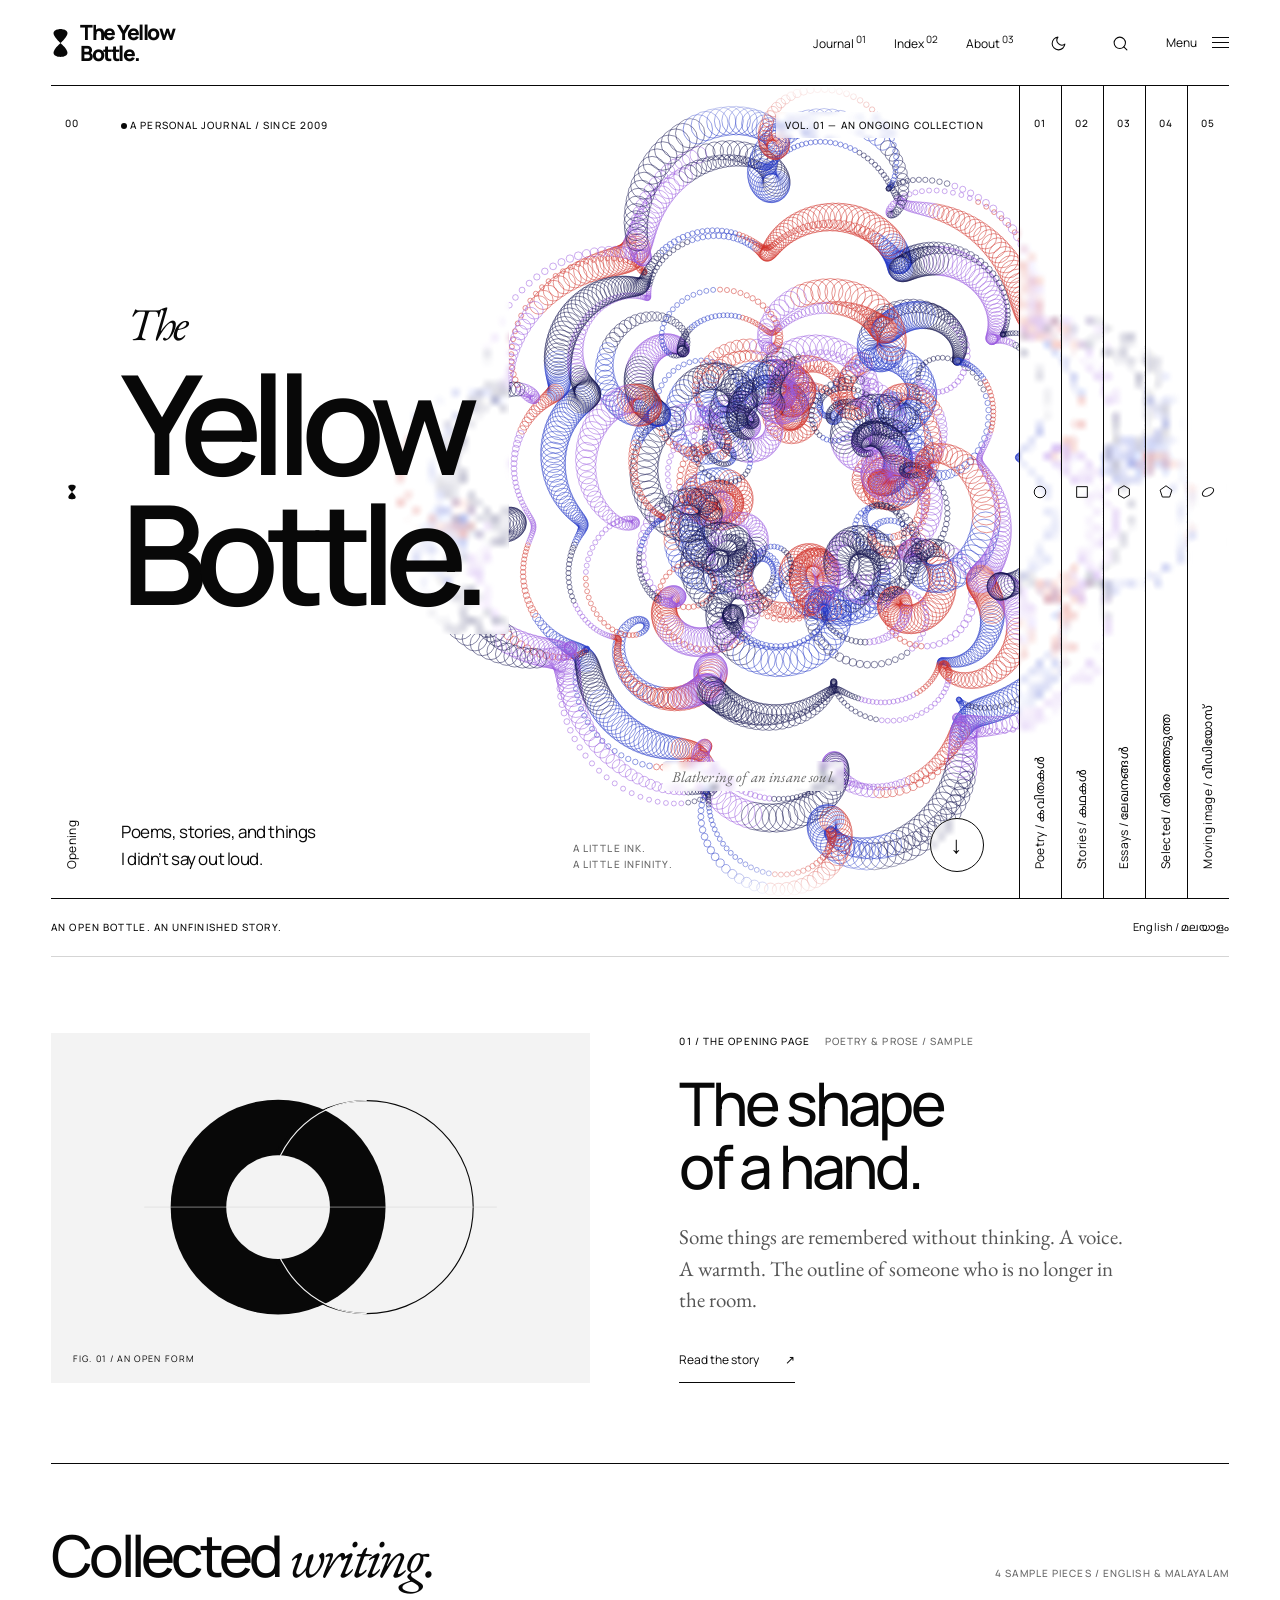
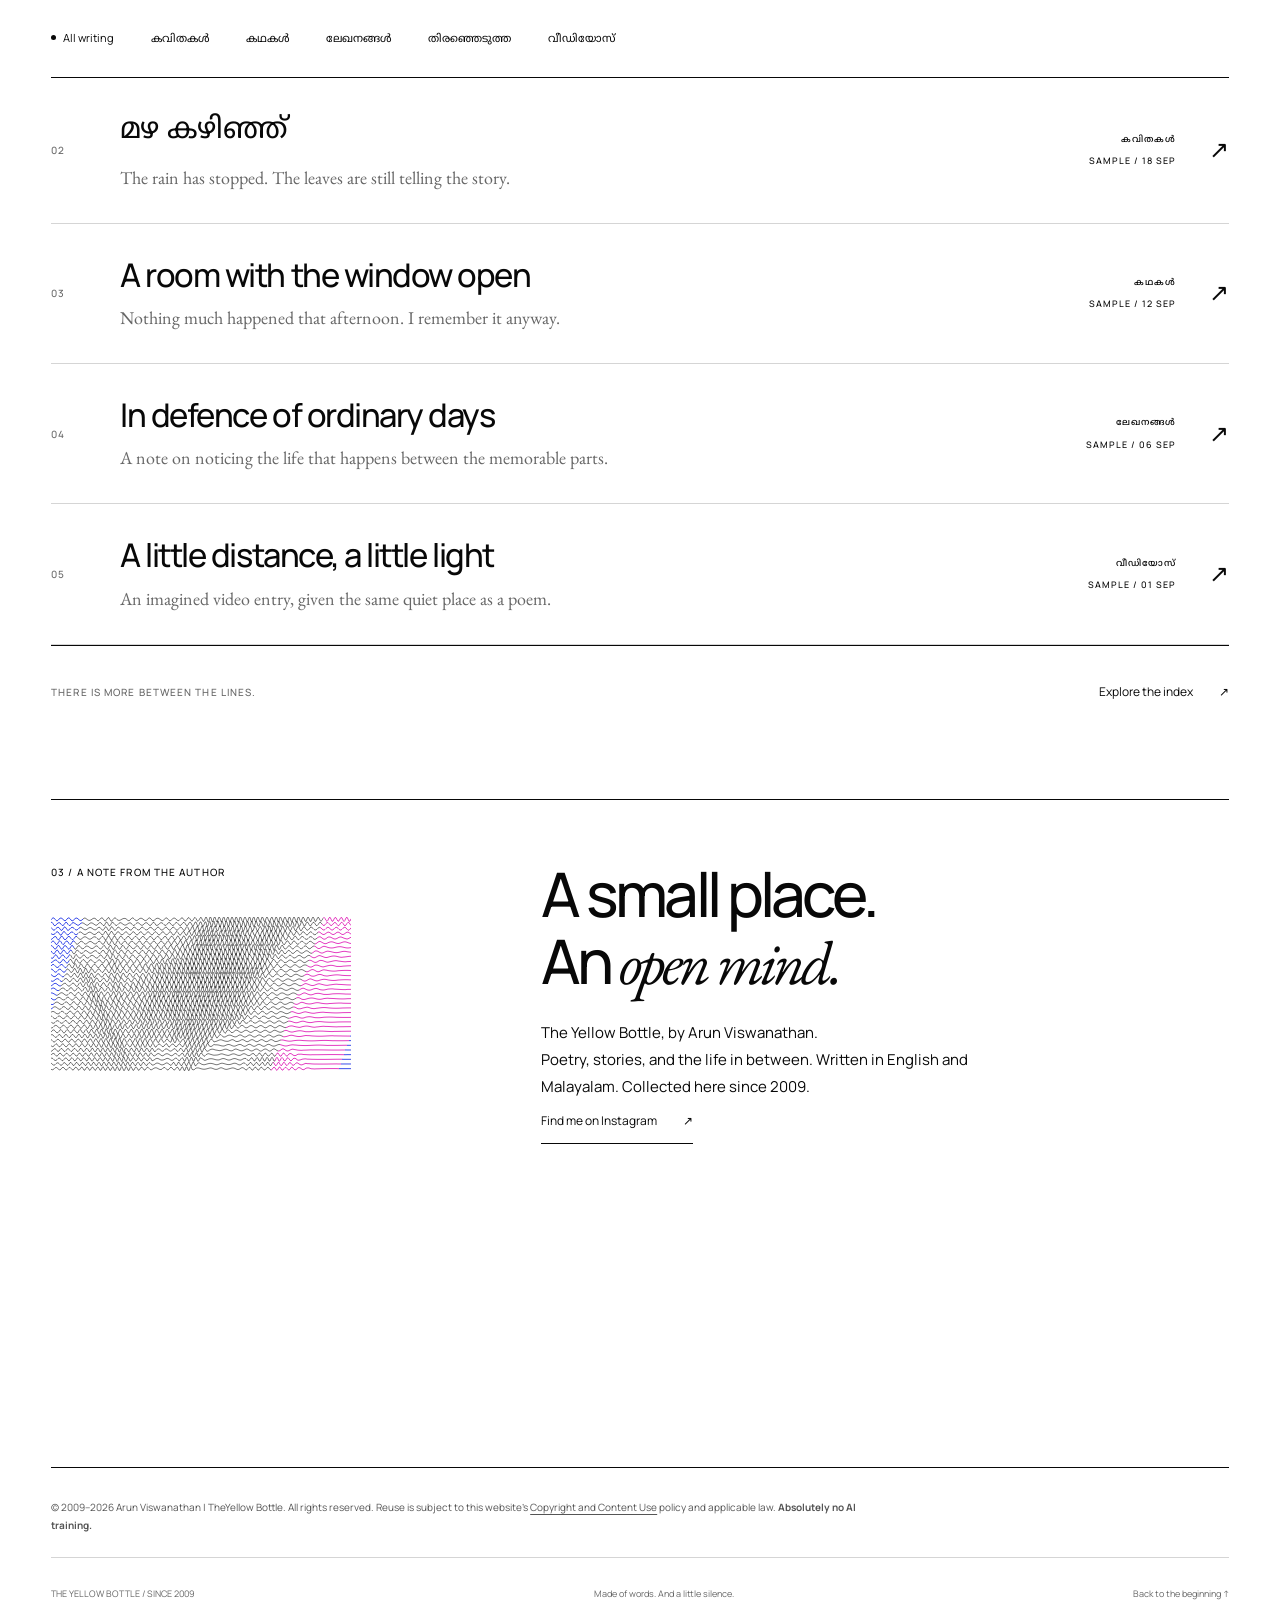
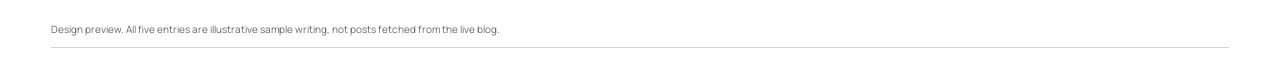
<file: index.html>
<!doctype html>
<html lang="en"><head><meta charset="utf-8"/><script>document.documentElement.classList.add('js');try{var t=localStorage.getItem('tyb-theme');if(t==='light'||t==='dark')document.documentElement.setAttribute('data-theme',t);}catch(e){}</script><meta name="viewport" content="width=device-width, initial-scale=1"/><meta name="description" content="The Yellow Bottle — a white and black editorial design preview. All article content is illustrative."/><title>The Yellow Bottle — Black &amp; White / Preview</title><!--
COPYRIGHT AND AI USE NOTICE

Original content copyright (c) 2009-2026 Arun Viswanathan.
Publication: TheYellow Bottle.
Website: https://arunviswanathan91.blogspot.com/
Copyright and Content Use policy:
https://arunviswanathan91.blogspot.com/p/copy-right-statement.html

Except where permitted by applicable law or expressly authorised
in writing, no permission is granted to use this website's original
content to train or fine-tune artificial intelligence or
machine-learning models.

When lawfully quoting, summarising or otherwise referring to a
specific post, please identify Arun Viswanathan and TheYellow Bottle
as the author and publication, and provide a direct link to the
original post.

Attribution alone does not grant permission for otherwise
unauthorised use. Statutory exceptions remain unaffected.
--><meta name="robots" content="noai, noimageai"/><meta name="copyright" content="© 2009–2026 Arun Viswanathan | TheYellow Bottle"/><script type="application/ld+json">{"@context": "https://schema.org", "@type": "WebSite", "name": "TheYellow Bottle", "url": "https://arunviswanathan91.blogspot.com/", "author": {"@type": "Person", "name": "Arun Viswanathan"}, "copyrightHolder": {"@type": "Person", "name": "Arun Viswanathan"}, "copyrightYear": "2009", "license": "https://arunviswanathan91.blogspot.com/p/copy-right-statement.html", "usageInfo": "No permission is granted to use this content to train or fine-tune AI or machine-learning models. When quoting or referring to a post, credit Arun Viswanathan and TheYellow Bottle and link to the original post."}</script><link rel="preconnect" href="https://fonts.googleapis.com"/>
<link rel="preconnect" href="https://fonts.gstatic.com" crossorigin="anonymous"/>
<link rel="stylesheet" href="https://fonts.googleapis.com/css2?family=Manrope:wght@400;500;600;700;800&amp;family=EB+Garamond:ital,wght@0,400;0,500;1,400&amp;family=Noto+Sans+Malayalam:wght@400;500&amp;family=Noto+Serif+Malayalam:wght@400&amp;display=swap"/><style>/* The Yellow Bottle — white / black, with a true dark mode. Shared by the preview and Blogger theme. */
:root {
  color-scheme: light;
  --paper: #fff;
  --ink: #080808;
  --quiet: #666;
  --quiet-2: #555;
  --line: #d5d5d5;
  --surface: #f3f3f3;
  --surface-hover: #f6f6f6;
  --accent: #d9a400;
  --sans: 'Manrope', 'Noto Sans Malayalam', Arial, sans-serif;
  --serif: 'EB Garamond', 'Noto Serif Malayalam', Georgia, serif;
  --reading-size: 23px;
  --gutter: clamp(20px, 4vw, 64px);
  --ease-panel: cubic-bezier(.77,0,.175,1);
  --ease-out: cubic-bezier(.2,.7,.2,1);
}
:root[data-theme='dark'] {
  color-scheme: dark;
  --paper: #0a0a0a;
  --ink: #f2f2f2;
  --quiet: #9c9c9c;
  --quiet-2: #aaa;
  --line: #2a2a2a;
  --surface: #161616;
  --surface-hover: #191919;
  --accent: #f2c230;
}
@media (prefers-color-scheme: dark) {
  :root:not([data-theme='light']) {
    color-scheme: dark;
    --paper: #0a0a0a;
    --ink: #f2f2f2;
    --quiet: #9c9c9c;
    --quiet-2: #aaa;
    --line: #2a2a2a;
    --surface: #161616;
    --surface-hover: #191919;
    --accent: #f2c230;
  }
}
:root { transition: color .2s ease; }
body { transition: background-color .2s ease, color .2s ease; }
* { box-sizing: border-box; }
html { scroll-behavior: smooth; scroll-padding-top: 88px; }
body { margin: 0; background: var(--paper); color: var(--ink); font: 400 14px/1.5 var(--sans); -webkit-font-smoothing: antialiased; }
body.menu-open { overflow: hidden; }
::selection { color: var(--paper); background: var(--ink); }
a { color: inherit; text-decoration: none; }
button, input { font: inherit; color: inherit; }
button { cursor: pointer; }
button, input { border-radius: 0; }
button { border: 0; background: transparent; }
button:disabled { opacity: .3; cursor: default; }
a, button { -webkit-tap-highlight-color: transparent; }
:focus-visible { outline: 2px solid currentColor; outline-offset: 5px; }
img, video { display: block; max-width: 100%; height: auto; }
svg { display: block; }
figure, h1, h2, h3, p { margin: 0; }
[hidden] { display: none !important; }
.sr-only { position: absolute; width: 1px; height: 1px; padding: 0; margin: -1px; overflow: hidden; clip: rect(0,0,0,0); white-space: nowrap; border: 0; }
.skip { position: fixed; left: 20px; top: -80px; background: var(--ink); color: var(--paper); padding: 14px 22px; z-index: 100; }
.skip:focus { top: 12px; }
.micro { font: 500 10px/1.6 var(--sans); letter-spacing: .11em; text-transform: uppercase; }
.muted { color: var(--quiet); }
.dot { display: inline-block; width: 6px; height: 6px; background: currentColor; border-radius: 50%; vertical-align: middle; }
.wrap { margin: 0 var(--gutter); }
.text-link { display: inline-flex; align-items: center; gap: 26px; min-height: 44px; font-size: 12px; border-bottom: 1px solid; }
.text-link .arrow, .row-arrow { display: inline-block; font-family: Arial, sans-serif; }
.site-header { height: 86px; margin: 0 var(--gutter); display: flex; gap: 28px; align-items: center; justify-content: space-between; border-bottom: 1px solid var(--ink); position: relative; z-index: 12; background: var(--paper); }
.wordmark { font-size: 21px; font-weight: 800; letter-spacing: -.07em; line-height: .97; display: inline-flex; gap: 10px; align-items: center; }
.wordmark svg { width: 19px; height: 34px; }
.top-nav { display: flex; gap: 28px; align-items: center; }
.top-nav a, .top-nav button { font-size: 12px; padding: 14px 0; min-height: 44px; }
.icon-btn { width: 34px; height: 34px; display: grid; place-items: center; flex-shrink: 0; transition: transform .3s ease; }
.icon-btn svg { width: 17px; height: 17px; }
.search-icon { width: 17px; height: 17px; }
.theme-toggle svg { grid-area: 1/1; }
.theme-toggle .icon-sun { display: none; }
:root[data-theme='dark'] .theme-toggle .icon-moon { display: none; }
:root[data-theme='dark'] .theme-toggle .icon-sun { display: block; }
@media (prefers-color-scheme: dark) {
  :root:not([data-theme='light']) .theme-toggle .icon-moon { display: none; }
  :root:not([data-theme='light']) .theme-toggle .icon-sun { display: block; }
}
.menu-toggle { display: flex; align-items: center; gap: 15px; }
.menu-icon { display: grid; gap: 4px; width: 17px; }
.menu-icon i { height: 1px; background: currentColor; width: 17px; transition: transform .2s ease, opacity .2s ease; }
.menu-open .menu-icon i:first-child { transform: translateY(5px) rotate(45deg); }
.menu-open .menu-icon i:nth-child(2) { opacity: 0; }
.menu-open .menu-icon i:last-child { transform: translateY(-5px) rotate(-45deg); }
.close-button svg { width: 15px; height: 15px; }
.progress { position: fixed; top: 0; left: 0; height: 3px; width: 100%; background: var(--ink); z-index: 50; transform: scaleX(0); transform-origin: left; }
/* The opening fills exactly the space under the header, whatever the window size. */
.hero { --tab: 42px; --fit: calc(100vh - 87px); display: flex; border-bottom: 1px solid var(--ink); height: var(--fit); min-height: 460px; container-type: inline-size; overflow: hidden; }
@supports (height: 100svh) { .hero { --fit: calc(100svh - 87px); } }
.panel { position: relative; display: flex; flex: 0 0 var(--tab); min-width: 0; overflow: hidden; transition: flex-grow .95s var(--ease-panel); }
.panel.is-active { flex-grow: 1; }
.panel + .panel::before { content: ''; position: absolute; z-index: 2; left: 0; top: 0; bottom: 0; width: 1px; background: var(--ink); }
.panel-tab { position: relative; flex: 0 0 var(--tab); width: var(--tab); display: flex; flex-direction: column; align-items: center; justify-content: space-between; padding: 29px 0; transition: background .3s, color .3s; }
.panel-tab .chapter-name { writing-mode: vertical-rl; transform: rotate(180deg); font-size: 12px; letter-spacing: .025em; white-space: nowrap; }
.panel-tab .rail-shape { position: absolute; left: 50%; top: 50%; translate: -50% -50%; width: 16px; height: 16px; transition: fill .4s ease; }
.panel-tab .rail-mark { width: 10px; height: 18px; }
.panel:not(.is-active) > .panel-tab:hover, .panel:not(.is-active) > .panel-tab:focus-visible { background: var(--ink); color: var(--paper); }
.panel.is-active > .panel-tab { cursor: default; }
.panel.is-active > .panel-tab .rail-shape { fill: currentColor; }
.panel-body { flex: none; width: calc(100cqw - 6 * var(--tab)); transition: opacity .6s ease .5s; }
.js .panel:not(.is-active) > .panel-body { opacity: 0; transition: opacity .25s ease; }
.hero-main { display: grid; grid-template-columns: minmax(0,1fr) clamp(300px,36vw,600px); grid-template-rows: auto 1fr auto; padding: 31px 35px 26px 28px; column-gap: 18px; }
.hero-topline { grid-column: 1/-1; display: flex; align-items: center; justify-content: space-between; align-self: start; gap: 20px; }
.hero-title { font-size: clamp(60px, min(10.8vw, 20vh), 175px); font-weight: 600; line-height: .84; letter-spacing: -.085em; align-self: center; padding: 18px 0 25px; }
.hero-title .prefix { display: block; font: italic 400 clamp(31px,3.6vw,51px)/1 var(--serif); letter-spacing: -.05em; margin: 0 0 17px 6px; }
.hero-title .word { display: block; }
.hero-title .word + .word { margin-top: 14px; }
.hero-art { align-self: end; justify-self: center; position: relative; grid-row: 2; grid-column: 2; margin: 0; }
.hero-emblem { width: 100%; max-height: 270px; overflow: visible; }
.hero-bottom { grid-column: 1/-1; display: flex; align-items: flex-end; justify-content: space-between; gap: 30px; margin-top: 32px; }
.hero-description { font-size: 17px; line-height: 1.55; max-width: 305px; letter-spacing: -.025em; }
.round-link { width: 54px; height: 54px; border-radius: 50%; border: 1px solid var(--ink); display: grid; place-items: center; font: 24px Arial, sans-serif; transition: background .25s, color .25s; flex-shrink: 0; }
.round-link:hover, .round-link:focus-visible { background: var(--ink); color: var(--paper); }
.figure-frame { position: relative; display: block; width: 100%; aspect-ratio: 1; }
.figure-frame canvas { position: absolute; inset: 0; width: 100%; height: 100%; }
.figure-frame.is-live { cursor: pointer; }
.hero-motto { text-align: center; font: italic 400 15px/1.3 var(--serif); color: var(--quiet); letter-spacing: .01em; }
/* The opening drawing fills the whole opening behind the words and the chapter tabs, which sit on dark glass. */
.hero { position: relative; --glass: color-mix(in srgb, var(--paper) 66%, transparent); }
/* The drawing leaves quickly when a chapter opens and returns only once the opening has unfolded again, so the tabs never slide across it. */
.hero-backdrop { position: absolute; inset: 0; z-index: 0; width: auto; aspect-ratio: auto; transition: opacity .6s ease .8s; }
.hero:has(.panel-opening:not(.is-active)) .hero-backdrop { opacity: 0; transition: opacity .2s ease 0s; }
.hero > .panel { z-index: 1; }
.hero-main { pointer-events: none; }
.hero-main a, .hero-main button { pointer-events: auto; }
.hero-title, .hero-topline .micro, .hero-description, .hero-aside, .hero-motto, .panel-opening ~ .panel > .panel-tab, .panel-opening > .panel-tab { -webkit-backdrop-filter: blur(9px); backdrop-filter: blur(9px); background: var(--glass); transform: translateZ(0); }
.hero-backdrop { contain: strict; }
.hero-backdrop canvas { will-change: contents; }
.hero-title { justify-self: start; margin-left: -18px; padding: 16px 28px 24px 18px; border-radius: 4px; }
.hero-topline .micro, .hero-aside, .hero-motto { padding: 5px 9px; border-radius: 3px; margin: -5px -9px; }
.hero-description { padding: 8px 12px; margin: -8px -12px; border-radius: 3px; }
.hero .round-link { background: var(--glass); -webkit-backdrop-filter: blur(10px); backdrop-filter: blur(10px); }
/* Reader stickers on posts (src/stickers.js): a dock that follows the reader and opens on hover. */
.reading-page.has-stickers { position: relative; }
.sticker-layer { position: absolute; inset: 0; z-index: 3; pointer-events: none; }
.sticker { pointer-events: auto; cursor: default; }
.sticker:focus-visible { outline: 1px solid var(--c); outline-offset: 3px; }
.sticker-tip { position: absolute; bottom: calc(100% + 6px); left: 50%; translate: -50% 0; display: none; padding: 3px 8px; white-space: nowrap; font: 500 11px/1.4 var(--sans); color: var(--paper); background: var(--ink); border-radius: 3px; }
.sticker-x { position: absolute; top: -9px; right: -11px; width: 22px; height: 22px; display: none; place-items: center; padding: 0; border-radius: 50%; font: 15px/1 Arial, sans-serif; color: var(--paper); background: var(--ink); border: 1px solid var(--paper); cursor: pointer; }
.sticker.is-active .sticker-tip, .sticker:focus-within .sticker-tip { display: block; }
.sticker.is-active .sticker-x, .sticker:focus-within .sticker-x { display: grid; }
@media (hover: hover) { .sticker:hover .sticker-tip { display: block; } .sticker:hover .sticker-x { display: grid; } }
@media (hover: none) { .sticker-x { width: 28px; height: 28px; top: -13px; right: -15px; } }
.sticker { position: absolute; width: 28px; height: 28px; margin: -14px 0 0 -14px; display: grid; place-items: center; border-radius: 50%; color: var(--c); background: color-mix(in srgb, var(--paper) 78%, transparent); border: 1.5px solid color-mix(in srgb, var(--c) 85%, transparent); animation: sticker-in .5s var(--ease-out) both; }
.sticker svg { width: 15px; height: 15px; }
.sticker.is-mine { box-shadow: 0 0 0 3px color-mix(in srgb, var(--c) 25%, transparent); }
@keyframes sticker-in { from { opacity: 0; transform: scale(.6); } to { opacity: 1; transform: none; } }
body.is-placing .reading-page { cursor: crosshair; }
.sticker-dock { position: fixed; right: 24px; bottom: 24px; z-index: 40; display: flex; flex-direction: column; align-items: flex-end; gap: 10px; }
.sticker-dock[hidden] { display: none; }
.sticker-toggle { position: relative; width: 48px; height: 48px; display: grid; place-items: center; border-radius: 50%; border: 1px solid var(--ink); background: color-mix(in srgb, var(--paper) 85%, transparent); -webkit-backdrop-filter: blur(8px); backdrop-filter: blur(8px); transition: background .25s, color .25s; }
.sticker-toggle svg { width: 20px; height: 20px; }
.sticker-count { position: absolute; top: -4px; right: -4px; min-width: 18px; height: 18px; padding: 0 4px; border-radius: 9px; background: var(--ink); color: var(--paper); font: 600 10px/18px var(--sans); text-align: center; }
.sticker-dock.is-open .sticker-toggle, .sticker-toggle:focus-visible { background: var(--ink); color: var(--paper); }
@media (hover: hover) { .sticker-dock:hover:not(.is-shut) .sticker-toggle { background: var(--ink); color: var(--paper); } .sticker-dock:hover:not(.is-shut) .sticker-tray { display: block; } }
.sticker-tray { order: -1; display: none; box-sizing: border-box; width: min(250px, calc(100vw - 28px)); padding: 14px; background: var(--paper); border: 1px solid var(--ink); }
.sticker-dock.is-open .sticker-tray { display: block; }
.sticker-name input { box-sizing: border-box; width: 100%; height: 34px; margin: 2px 0 8px; padding: 0 10px; border: 1px solid var(--line); background: var(--paper); color: var(--ink); font: 13px var(--sans); }
.sticker-name input:focus { outline: none; border-color: var(--ink); }
.sticker-kinds { display: grid; grid-template-columns: repeat(6, minmax(0, 1fr)); gap: 6px; margin: 10px 0 8px; }
.sticker-kinds button { width: 100%; min-width: 0; padding: 0; aspect-ratio: 1; display: grid; place-items: center; color: var(--c); border: 1px solid var(--line); border-radius: 50%; transition: background .25s, border-color .25s; }
.sticker-kinds button svg { width: 18px; height: 18px; }
.sticker-kinds button:hover, .sticker-kinds button[aria-pressed="true"] { border-color: var(--c); background: color-mix(in srgb, var(--c) 14%, transparent); }
.sticker-note { min-height: 1.4em; font-size: 9px; }
.sticker-legal { margin-top: 6px; font-size: 9px; color: var(--quiet); }
.sticker-legal a { text-decoration: underline; }
/* The reCAPTCHA badge is replaced by the notice inside the sticker tray, as Google allows. */
.grecaptcha-badge { visibility: hidden; }
@media (max-width: 760px) { .sticker-dock { right: 14px; bottom: 14px; } .sticker-tray { width: min(250px, calc(100vw - 28px)); } }
@media print { .sticker-dock, .sticker-layer { display: none !important; } }
/* When the drawing paints the glass itself (see figures.js), the CSS glass steps aside. */
.hero.canvas-glass .hero-title, .hero.canvas-glass .hero-topline .micro, .hero.canvas-glass .hero-description, .hero.canvas-glass .hero-aside, .hero.canvas-glass .hero-motto, .hero.canvas-glass .round-link, .hero.canvas-glass .panel > .panel-tab { -webkit-backdrop-filter: none; backdrop-filter: none; background: transparent; transform: none; }
.hero.canvas-glass .panel:not(.is-active) > .panel-tab:hover, .hero.canvas-glass .round-link:hover, .hero.canvas-glass .round-link:focus-visible { background: var(--ink); }
.panel:not(.is-active) > .panel-tab:hover { background: var(--ink); }
.art-play { position: absolute; width: 1px; height: 1px; overflow: hidden; clip-path: inset(50%); white-space: nowrap; }
.art-play:focus-visible { position: static; width: auto; height: auto; clip-path: none; padding: 6px 10px; background: var(--glass); }
.hero-backdrop canvas { -webkit-mask-image: linear-gradient(90deg, transparent, #000 5%, #000 95%, transparent), linear-gradient(transparent, #000 5%, #000 95%, transparent); -webkit-mask-composite: source-in; mask-image: linear-gradient(90deg, transparent, #000 5%, #000 95%, transparent), linear-gradient(transparent, #000 5%, #000 95%, transparent); mask-composite: intersect; }
.hero-backdrop .hero-emblem { position: absolute; left: 50%; top: 50%; translate: -50% -50%; width: 60%; height: 60%; }
.chapter-body { display: grid; grid-template-columns: minmax(0,1.1fr) minmax(0,.9fr); grid-template-rows: auto minmax(0,1fr); padding: 31px 0 0 28px; column-gap: clamp(24px,4vw,64px); }
.chapter-top { grid-column: 1/-1; display: flex; justify-content: space-between; gap: 20px; padding-right: 35px; }
.chapter-figure { align-self: center; justify-self: center; width: min(100%, 580px, calc(var(--fit) - 130px)); margin: 12px 0; }
.chapter-copy { display: flex; flex-direction: column; justify-content: center; border-left: 1px solid var(--ink); padding: 30px 35px 40px clamp(24px,3vw,48px); }
.chapter-title { font-size: clamp(46px,5.4vw,90px); font-weight: 500; letter-spacing: -.065em; line-height: .98; }
.chapter-ml { font: 400 clamp(17px,1.5vw,22px)/1.6 'Noto Sans Malayalam', var(--sans); color: var(--quiet); margin: 12px 0 24px; }
.chapter-desc { font: 400 clamp(19px,1.55vw,23px)/1.5 var(--serif); max-width: 380px; margin-bottom: 30px; }
.chapter-copy .text-link { align-self: flex-start; }
.chapter-copy > * { transition: opacity .7s ease, transform .9s var(--ease-out); }
.panel.is-active .chapter-copy > :nth-child(1) { transition-delay: .55s; }
.panel.is-active .chapter-copy > :nth-child(2) { transition-delay: .63s; }
.panel.is-active .chapter-copy > :nth-child(3) { transition-delay: .71s; }
.panel.is-active .chapter-copy > :nth-child(4) { transition-delay: .79s; }
.js .panel:not(.is-active) .chapter-copy > * { opacity: 0; transform: translateY(22px); transition-duration: .2s; }
.edition-strip { display: flex; align-items: center; justify-content: space-between; gap: 20px; padding: 20px 0; border-bottom: 1px solid var(--line); }
.edition-strip .languages { font-size: 11px; letter-spacing: .01em; }
.lead { padding: 76px 0 80px; display: grid; grid-template-columns: 1fr 1.02fr; gap: clamp(35px,7vw,105px); align-items: center; border-bottom: 1px solid var(--ink); }
.lead-art { min-height: 350px; height: 100%; background: var(--surface); display: grid; place-items: center; overflow: hidden; position: relative; }
.lead-art::after { content: 'FIG. 01 / AN OPEN FORM'; position: absolute; left: 22px; bottom: 18px; font: 9px var(--sans); letter-spacing: .12em; }
.lead-art svg { width: 70%; max-height: 300px; transition: transform .7s cubic-bezier(.2,.6,.2,1); }
.lead-art:hover svg { transform: scale(1.02); }
.lead-art.has-image::after { content: none; }
.lead-art img { width: 100%; height: 100%; object-fit: cover; position: absolute; }
.lead-copy h2 { font-weight: 500; font-size: clamp(40px,4.7vw,70px); line-height: 1.06; letter-spacing: -.055em; margin: 23px 0 22px; overflow-wrap: anywhere; }
.lead-copy p { font: 400 21px/1.5 var(--serif); color: var(--quiet-2); max-width: 460px; }
.lead-copy .text-link { margin-top: 23px; }
.lead-meta { display: flex; gap: 14px; flex-wrap: wrap; }
.writing { padding: 60px 0 0; scroll-margin-top: 25px; }
.section-heading { display: flex; align-items: baseline; justify-content: space-between; gap: 25px; margin-bottom: 30px; }
.section-heading h2 { font-size: clamp(38px,4.5vw,64px); font-weight: 500; letter-spacing: -.065em; line-height: 1.1; }
.section-heading h2 em { font-family: var(--serif); font-weight: 400; }
.filters { display: flex; align-items: center; gap: 25px; padding: 0 0 19px; border-bottom: 1px solid var(--ink); flex-wrap: wrap; }
.filter { font: 400 11px/1.7 var(--sans); min-height: 40px; display: inline-flex; align-items: center; gap: 7px; padding: 6px 0; position: relative; }
.filter::before { content: ''; width: 5px; height: 5px; border-radius: 50%; background: transparent; }
.filter[aria-current='page']::before { background: currentColor; }
.post-row { display: grid; grid-template-columns: 44px minmax(0,1fr) 160px 28px; gap: 25px; padding: 30px 0; align-items: center; border-bottom: 1px solid var(--line); position: relative; transition: padding .3s, background .3s; }
.post-row:hover { background: var(--surface-hover); padding-left: 16px; padding-right: 16px; }
.post-row h3 { font-size: clamp(24px,2.55vw,37px); font-weight: 500; line-height: 1.27; letter-spacing: -.045em; overflow-wrap: anywhere; }
.post-row p { font: 18px/1.6 var(--serif); color: var(--quiet); margin-top: 9px; }
.post-row .post-meta { text-align: right; font-size: 9px; display: grid; gap: 8px; }
.post-row .row-arrow { font-size: 24px; text-align: right; }
.ml-title, :lang(ml).post-title { font-family: 'Noto Sans Malayalam', var(--sans); letter-spacing: -.025em; font-weight: 400; line-height: 1.6; }
.post-row h3.ml-title { font-size: clamp(23px,2.3vw,34px); }
.pagination { display: flex; align-items: center; gap: 30px; justify-content: space-between; border-top: 1px solid var(--ink); padding: 24px 0 0; flex-wrap: wrap; }
.pagination .text-link { border-bottom: 0; }
.pagination .older { margin-left: auto; }
.empty { padding: 50px 0; font: 28px/1.5 var(--serif); }
.empty a { text-decoration: underline; }
.about { margin-top: 85px; padding: 60px 0 65px; border-top: 1px solid var(--ink); display: grid; grid-template-columns: 1fr 1.6fr; gap: 60px; }
.about-copy h2 { font-size: clamp(40px,4.8vw,70px); line-height: 1.1; letter-spacing: -.06em; font-weight: 500; }
.about-copy h2 em { font-family: var(--serif); font-weight: 400; }
.about-copy p { margin-top: 22px; font-size: 15px; max-width: 450px; line-height: 1.8; }
.about-portrait { width: min(100%, 300px); aspect-ratio: 68 / 110; margin-top: 36px; }
.footer { margin: 0 var(--gutter); border-top: 1px solid var(--ink); padding: 30px 0 20px; }
.footer-top { display: flex; align-items: center; justify-content: space-between; gap: 25px; }
.footer-links { display: flex; gap: 25px; flex-wrap: wrap; font-size: 11px; }
.footer-links a { min-height: 44px; display: inline-flex; align-items: center; }
.footer-bottom { border-top: 1px solid var(--line); padding-top: 18px; display: flex; justify-content: space-between; align-items: center; gap: 25px; font-size: 9px; color: var(--quiet); }
.copyright { max-width: 820px; font-size: 10px; line-height: 1.85; color: var(--quiet-2); padding: 0 0 22px; }
.copyright a { text-decoration: underline; text-underline-offset: 3px; }
.footer-bottom a { min-height: 36px; display: inline-flex; align-items: center; }
.preview-note { border-bottom: 1px solid var(--line); padding: 10px 0; font-size: 10px; color: var(--quiet); }
.archive-items { display: flex; flex-wrap: wrap; gap: 10px 30px; list-style: none; padding: 15px 0 25px; margin: 0; }
.archive-items a { display: inline-block; padding: 9px 0; font-size: 12px; border-bottom: 1px solid var(--line); }
.overlay { position: fixed; z-index: 20; inset: 0; background: var(--paper); padding: 25px var(--gutter) 40px; overflow-y: auto; clip-path: inset(0 0 0 100%); transition: clip-path .85s var(--ease-panel); }
.overlay.is-open { clip-path: inset(0 0 0 0); }
.overlay .rise { opacity: 0; transform: translateY(28px); transition: opacity .2s ease, transform .2s ease, padding .3s ease; }
.overlay.is-open .rise { opacity: 1; transform: none; transition: opacity .7s ease calc(.4s + var(--i, 0) * 60ms), transform 1s var(--ease-out) calc(.4s + var(--i, 0) * 60ms), padding .3s ease 0s; }
body:has(#Blog1):not(:has([data-blog-rendered])) .about, body:has(#Blog1):not(:has([data-blog-rendered])) .footer { visibility: hidden; }
body:has(#Blog1):not(:has([data-blog-rendered])) main { min-height: 100vh; }
.js .reveal { opacity: 0; transform: translateY(20px); transition: opacity .9s ease calc(var(--d, 0) * 70ms), transform 1s var(--ease-out) calc(var(--d, 0) * 70ms); }
.js .reveal.is-in { opacity: 1; transform: none; }
.menu-gallery { display: grid; grid-template-columns: repeat(2, minmax(0, 150px)); gap: 26px 22px; margin-top: 40px; }
.menu-gallery figure { margin: 0; }
.menu-gallery figcaption { margin-top: 8px; font-size: 9px; }
.index-inner { display: grid; grid-template-columns: .8fr 1.2fr; gap: 60px; padding-top: 65px; }
.index-inner h2 { font-size: clamp(40px,6vw,86px); font-weight: 500; line-height: 1.05; letter-spacing: -.06em; margin: 20px 0 30px; }
.index-inner h2 em { font-family: var(--serif); font-weight: 400; }
.index-figure { width: min(100%, 260px); }
.index-list .archive-items { flex-direction: column; flex-wrap: nowrap; gap: 0; padding: 0; }
.index-list .archive-items a { display: flex; justify-content: space-between; gap: 20px; font-size: clamp(22px,2.4vw,34px); letter-spacing: -.04em; padding: 12px 0; border-bottom: 1px solid var(--line); }
.index-list .archive-items a .muted { font-size: 11px; letter-spacing: .04em; align-self: center; }
.index-list .archive-items a:hover { padding-left: 12px; }
.is-home .footer-top { display: none; }
.post-list, #post-list { counter-reset: row; }
.is-home .post-list:not([data-fallback]), .is-home #post-list { counter-reset: row 1; }
.post-row .row-no::before { counter-increment: row; content: counter(row, decimal-leading-zero); }
.overlay-top { display: flex; align-items: center; justify-content: space-between; padding-bottom: 20px; border-bottom: 1px solid; }
.close-button { display: inline-flex; align-items: center; gap: 10px; min-height: 44px; font-size: 12px; padding: 10px 0 10px 25px; }
.overlay-grid { display: grid; grid-template-columns: .7fr 1.3fr; gap: 60px; padding-top: 65px; }
.menu-links { display: grid; }
.menu-links a { font-size: clamp(34px,5vw,72px); font-weight: 500; letter-spacing: -.055em; line-height: 1.25; border-bottom: 1px solid var(--line); display: flex; align-items: baseline; justify-content: space-between; padding: 12px 0; }
.menu-links a span { font-size: 10px; letter-spacing: .06em; font-weight: 400; }
.menu-links a:hover { padding-left: 12px; }
.menu-sub { display: flex; flex-wrap: wrap; gap: 20px; margin-top: 35px; }
.menu-sub a { font-size: 12px; padding: 10px 0; }
.search-inner { max-width: 940px; margin: 90px auto 0; }
.search-inner h2 { font-size: clamp(40px,7vw,90px); font-weight: 500; line-height: 1.1; letter-spacing: -.06em; margin-bottom: 50px; }
.search-form { display: flex; align-items: stretch; border-bottom: 1px solid var(--ink); gap: 20px; }
.search-form input { border: 0; background: var(--paper); color: var(--ink); font-size: clamp(21px,3vw,35px); width: 100%; min-width: 0; padding: 16px 0; }
.search-form button { flex: 0 0 60px; font-size: 32px; }
.search-inner p { margin-top: 20px; color: var(--quiet); font-size: 12px; }
.search-results { margin-top: 26px; max-height: 52vh; overflow-y: auto; }
.search-results a { display: grid; grid-template-columns: minmax(0,1fr) auto; gap: 4px 24px; padding: 16px 0; border-bottom: 1px solid var(--line); }
.search-results a:hover, .search-results a:focus-visible { background: var(--surface-hover); }
.search-results strong { font-size: 19px; font-weight: 500; letter-spacing: -.02em; }
.search-results small { grid-column: 1; color: var(--quiet); font-size: 13px; line-height: 1.5; }
.search-results time { grid-row: 1; grid-column: 2; font-size: 10px; letter-spacing: .06em; text-transform: uppercase; color: var(--quiet); }
.search-results mark { background: none; color: inherit; box-shadow: inset 0 -.45em 0 color-mix(in srgb, var(--accent) 45%, transparent); }
.search-results .search-all { display: block; border: 0; font-size: 12px; padding-top: 18px; }
.reader-toolbar { display: flex; align-items: center; justify-content: space-between; gap: 20px; padding: 32px 0; }
.reader-toolbar a { font-size: 11px; min-height: 44px; display: inline-flex; align-items: center; }
.type-controls { display: flex; align-items: center; gap: 0; }
.type-controls .micro { margin-right: 18px; }
.type-controls button { border: 1px solid var(--line); width: 44px; height: 44px; font-size: 13px; margin-left: -1px; }
.type-controls button:hover:enabled { color: var(--paper); background: var(--ink); }
.reading-page { max-width: 780px; margin: 40px auto 90px; }
.article-title { font-size: clamp(44px,6vw,80px); font-weight: 500; line-height: 1.06; letter-spacing: -.055em; margin: 24px 0 30px; overflow-wrap: anywhere; }
.article-title.ml-title { font-size: clamp(34px,4.5vw,60px); }
.article-deck { color: var(--quiet); font: italic 27px/1.5 var(--serif); margin: 0 0 28px; }
.article-byline { display: flex; gap: 20px; flex-wrap: wrap; justify-content: space-between; border-top: 1px solid var(--ink); border-bottom: 1px solid var(--line); padding: 19px 0; margin-bottom: 40px; font-size: 10px; }
.reading-page.has-glow { position: relative; isolation: isolate; }
.reader-glow { position: absolute; z-index: -1; top: -70px; left: -140px; right: -140px; pointer-events: none; -webkit-mask-image: radial-gradient(ellipse 58% 60% at 50% 48%, #000 25%, transparent 72%); mask-image: radial-gradient(ellipse 58% 60% at 50% 48%, #000 25%, transparent 72%); }
.reader-glow::before { content: ''; position: absolute; inset: 0; background: var(--img) center / cover no-repeat; filter: blur(22px) saturate(1.05); opacity: var(--glow, .3); }
:root[data-theme='dark'] .reader-glow { --glow: .2; }
@media (prefers-color-scheme: dark) { :root:not([data-theme='light']) .reader-glow { --glow: .2; } }
@media (max-width: 900px) { .reader-glow { left: -16px; right: -16px; } }
.reader-cover { margin: 0 0 44px; }
.reader-cover a, .reader-cover .separator { display: block; margin: 0 !important; padding: 0 !important; }
.reader-cover img { display: block; width: auto !important; max-width: 100% !important; max-height: 72vh; margin: 0 auto !important; object-fit: contain; }
@media (min-width: 1240px) {
  .reading-page.has-cover .reader-cover { position: absolute; top: 0; left: calc(100% + 56px); width: min(260px, calc((100vw - 780px) / 2 - 110px)); margin: 0; }
  .reading-page.has-cover .reader-cover img { width: 100% !important; max-height: 60vh; object-fit: cover; }
}
.article-body { font: 400 var(--reading-size)/1.8 var(--serif); overflow-wrap: anywhere; }
.article-body p, .article-body ul, .article-body ol { margin: 0 0 1.2em; }
.article-body h2, .article-body h3 { font: 500 1.35em/1.3 var(--sans); margin: 1.5em 0 .7em; letter-spacing: -.03em; }
.article-body a { text-decoration: underline; text-underline-offset: 3px; }
.article-body blockquote { margin: 40px 0; padding: 30px 0; border-block: 1px solid var(--ink); font-size: 1.55em; line-height: 1.35; font-style: italic; }
.article-body blockquote p { margin: 0; }
.article-body .poem { line-height: 2.2; }
.article-body:lang(ml), .article-body [lang='ml'] { font-family: 'Noto Serif Malayalam', serif; line-height: 2.2; }
.article-body img { height: auto !important; max-width: 100% !important; margin: 22px auto; }
.article-body iframe { max-width: 100%; }
.article-body iframe[src*='youtube'], .article-body iframe[src*='vimeo'] { width: 100%; height: auto; aspect-ratio: 16/9; }
.article-body .separator { max-width: 100%; }
.article-body pre { white-space: pre-wrap; overflow-wrap: anywhere; font-size: .7em; padding: 20px; background: var(--surface); }
.article-body table { display: block; max-width: 100%; overflow-x: auto; }
.article-labels { display: flex; flex-wrap: wrap; gap: 10px 20px; margin: 35px 0; font: 11px/1.6 var(--sans); }
.article-labels a { border-bottom: 1px solid var(--line); padding: 8px 0; }
.article-end { padding: 22px 0; border-block: 1px solid var(--ink); display: flex; justify-content: space-between; gap: 25px; align-items: center; font-size: 11px; }
.article-end button, .article-end a { min-height: 44px; }
.article-end a { display: flex; align-items: center; }
.post-actions { display: flex; align-items: center; gap: 14px; margin-left: auto; }
.like-button { position: relative; display: inline-flex; align-items: center; padding: 0 4px; }
.like-button svg { width: 44px; height: 44px; overflow: visible; stroke-linecap: round; }
.like-button line { stroke: currentColor; stroke-width: 1.3; transition: stroke .5s ease calc(var(--k) * 25ms), transform .5s var(--ease-out) calc(var(--k) * 25ms); transform-origin: 20px 20px; }
.like-button .ray { stroke: var(--c); stroke-dasharray: 1; stroke-dashoffset: 1; opacity: 0; }
.like-button.is-liked .rest { stroke: var(--c); stroke-width: 1.6; }
.like-button.is-bursting .ray { animation: ray .9s var(--ease-out) calc(var(--k) * 18ms) both; }
.like-button.is-bursting .rest { animation: rest-turn .9s var(--ease-out) both; }
@keyframes ray { 0% { opacity: 1; stroke-dashoffset: 1; } 55% { opacity: 1; stroke-dashoffset: 0; } 100% { opacity: 0; stroke-dashoffset: -1; } }
@keyframes rest-turn { 0% { transform: rotate(0) scale(1); } 40% { transform: rotate(15deg) scale(.7); } 100% { transform: rotate(30deg) scale(1); } }
.like-count { position: absolute; left: 4px; top: 50%; width: 44px; translate: 0 -50%; text-align: center; font: 600 10px/1 var(--sans); letter-spacing: 0; pointer-events: none; }
.share { position: relative; }
.share-button { display: inline-flex; align-items: center; gap: 9px; height: 40px; padding: 0 18px 0 14px; border-radius: 40px; background: #0b0b0b; color: #fff; border: 1px solid var(--ink); font: 500 11px/1 var(--sans); letter-spacing: .06em; text-transform: uppercase; }
.share-button svg { width: 17px; height: 17px; stroke: currentColor; stroke-width: 1.5; stroke-linecap: round; stroke-linejoin: round; }
.share-button:hover, .share-button:focus-visible { background: #262626; }
.share-menu { position: absolute; right: 0; bottom: calc(100% + 10px); z-index: 20; min-width: 190px; display: grid; background: var(--paper); border: 1px solid var(--ink); padding: 6px 0; }
.share-menu[hidden] { display: none; }
.share-menu a, .share-menu button { display: flex; justify-content: space-between; align-items: center; min-height: 40px; padding: 0 16px; font-size: 12px; text-align: left; width: 100%; }
.share-menu a:hover, .share-menu button:hover, .share-menu a:focus-visible, .share-menu button:focus-visible { background: var(--surface-hover); }
.comments h3 em { font-family: var(--serif); font-weight: 400; }
.comment-head { display: flex; justify-content: space-between; gap: 20px; align-items: baseline; }
.comments .comment.is-reply { margin-left: 30px; }
.comment-empty { margin-bottom: 10px; }
.comment-write { margin-top: 35px; }
.comment-write h4 { margin-bottom: 14px; }
.comment-open { display: inline-flex; align-items: center; gap: 10px; min-height: 44px; padding: 0 22px; border: 1px solid var(--ink); border-radius: 44px; font-size: 13px; transition: background .25s, color .25s; }
.comment-open:hover, .comment-open:focus-visible { background: var(--ink); color: var(--paper); }
.comment-write p { margin-top: 12px; font-size: 10px; }
.post-rights { margin: 40px 0 26px; padding-top: 16px; border-top: 1px solid var(--line); font: 400 10px/1.7 var(--sans); letter-spacing: .02em; color: var(--quiet); }
.post-rights a { text-decoration: underline; text-underline-offset: 2px; }
.post-rights strong { font-weight: 600; color: var(--ink); }
.read-more { display: grid; grid-template-columns: 120px minmax(0,1fr); gap: 28px; align-items: center; margin-top: 45px; padding-bottom: 10px; }
.read-more-art { width: 120px; }
.read-more h2 { margin-bottom: 10px; }
.read-more ul { list-style: none; margin: 0; padding: 0; }
.read-more li + li { border-top: 1px solid var(--line); }
.read-more a { display: flex; justify-content: space-between; align-items: baseline; gap: 20px; padding: 11px 0; font-size: 15px; transition: color .25s; }
.read-more a:hover, .read-more a:focus-visible { color: var(--quiet); }
.read-more time { flex-shrink: 0; font-size: 9px; }
@media (max-width: 560px) { .read-more { grid-template-columns: 1fr; gap: 14px; } .read-more-art { width: 96px; } }
.comments { margin-top: 55px; font-size: 14px; }
.comments h3 { font-size: 26px; font-weight: 500; letter-spacing: -.04em; margin: 0 0 25px; }
.comments .comment { padding: 25px 0; border-bottom: 1px solid var(--line); }
.comment-body { padding: 12px 0; line-height: 1.8; }
.comment-footer, .comment-timestamp { font-size: 11px; }
.comment-form { margin-top: 30px; }
.comment-form iframe { width: 100%; border: 0; }
.comment-form h4 { font-weight: 500; }
.avatar-image-container { float: left; margin-right: 15px; }
.comments .footer { border: 0; margin: 0; padding: 15px 0; }
.comments .comment-replies { margin-left: 30px; }
.comments .comment-actions a { margin-right: 15px; }
.comments .comment-header { font-size: 12px; }
.reveal-in { animation: reveal .5s ease both; }
@keyframes reveal { from { opacity: 0; } to { opacity: 1; } }
@media (min-width: 1650px) { body { max-width: 1800px; margin: 0 auto; } }
@media (max-width: 1100px) {
  .hero { --tab: 38px; }
  .hero-main { grid-template-columns: minmax(0,1fr) 36vw; padding-right: 25px; }
  .hero-title { font-size: min(9.2vw, 20vh); }
  .chapter-body { grid-template-columns: minmax(0,1fr) minmax(0,1fr); }
  .chapter-copy { padding-right: 25px; }
  .hero-topline .micro:last-child { display: none; }
  .lead-art { min-height: 315px; }
  .post-row { grid-template-columns: 30px minmax(0,1fr) 125px 25px; gap: 20px; }
}
@media (max-width: 760px) {
  html { scroll-padding-top: 20px; }
  .site-header { height: 76px; }
  .top-nav { gap: 25px; }
  .top-nav .desktop-nav { display: none; }
  .wordmark { font-size: 19px; }
  .hero { display: grid; grid-template-columns: repeat(5,minmax(0,1fr)); height: auto; min-height: 0; container-type: normal; overflow: visible; }
  .panel { display: contents; }
  .panel + .panel::before { content: none; }
  .panel:first-child > .panel-tab, .chapter-body { display: none; }
  .js .hero .panel > .hero-main { opacity: 1; }
  .hero-main { grid-column: 1/-1; width: auto; grid-template-columns: minmax(0,1fr); padding: 26px 0 30px; gap: 15px; }
  .hero-title { font-size: clamp(64px, min(16vw, 9.5svh), 126px); padding: 10px 0 14px; }
  .hero-title .prefix { font-size: 34px; }
  .hero-art { grid-row: 3; grid-column: 1; justify-self: end; align-self: end; min-height: 30svh; display: flex; align-items: flex-end; margin: 0; }
  .hero-bottom { margin-top: 13px; gap: 20px; }
  .hero-description { font-size: 14px; max-width: 250px; }
  .hero-aside { display: none; }
  .panel-tab { width: auto; min-width: 0; padding: 14px 5px; gap: 12px; border-top: 1px solid var(--ink); border-left: 1px solid var(--ink); }
  .panel:nth-child(2) > .panel-tab { border-left: 0; }
  .panel-tab .chapter-name { writing-mode: horizontal-tb; transform: none; font-size: 10px; white-space: normal; text-align: center; }
  .panel-tab .rail-shape { display: none; }
  .panel-tab .micro { font-size: 9px; }
  .edition-strip { padding: 15px 0; }
  .edition-strip .micro { font-size: 8px; }
  .edition-strip .languages { font-size: 9px; }
  .lead { grid-template-columns: minmax(0,1fr); gap: 28px; padding: 38px 0 43px; }
  .lead-art { min-height: 0; min-width: 0; width: 100%; height: auto; aspect-ratio: 1.3; }
  .lead-art svg { max-height: 230px; }
  .lead-copy h2 { font-size: 45px; max-width: 500px; margin: 18px 0; }
  .lead-copy p { font-size: 21px; }
  .writing { padding-top: 40px; }
  .section-heading { align-items: flex-start; }
  .section-heading .micro { font-size: 8px; max-width: 105px; text-align: right; }
  .filters { gap: 6px 21px; padding-bottom: 12px; }
  .filter { font-size: 10px; }
  .post-row { grid-template-columns: 25px minmax(0,1fr) 22px; gap: 13px; padding: 24px 0; }
  .post-row .post-meta { grid-column: 2; grid-row: 2; display: flex; text-align: left; font-size: 8px; gap: 14px; }
  .post-row .row-arrow { grid-column: 3; grid-row: 1; font-size: 20px; }
  .post-row p { font-size: 17px; }
  .post-row:hover { padding-left: 6px; padding-right: 6px; }
  .about { grid-template-columns: 1fr; gap: 35px; margin-top: 50px; padding: 35px 0 40px; }
  .about-portrait { width: min(100%, 220px); margin-top: 24px; }
  .about-copy p { font-size: 14px; }
  .footer-top { align-items: flex-start; }
  .footer-links { gap: 0 20px; justify-content: flex-end; max-width: 240px; font-size: 10px; }
  .footer-bottom { align-items: flex-start; font-size: 8px; }
  .footer-bottom .footer-credit { display: none; }
  .overlay-grid { grid-template-columns: 1fr; gap: 30px; padding-top: 35px; }
  .overlay-grid .menu-note { display: none; }
  .index-inner { grid-template-columns: 1fr; gap: 20px; padding-top: 35px; }
  .index-figure { display: none; }
  .menu-links a { font-size: 39px; }
  .search-inner { margin-top: 70px; }
  .search-inner h2 { margin-bottom: 30px; }
  .reader-toolbar { padding: 20px 0; }
  .type-controls .micro { display: none; }
  .reading-page { margin: 25px auto 55px; }
  .article-title { font-size: 48px; }
  .article-deck { font-size: 24px; }
  .article-body { font-size: calc(var(--reading-size) - 2px); line-height: 1.85; }
  .article-body blockquote { font-size: 1.4em; }
}
@media (max-width: 390px) {
  .hero-title { font-size: 21.5vw; }
  .hero-description { max-width: 220px; font-size: 13px; }
  .round-link { width: 44px; height: 44px; }
  .hero-topline .micro { font-size: 8px; }
}
@media (prefers-reduced-motion: reduce) {
  html { scroll-behavior: auto; }
  *, *::before, *::after { animation: none !important; transition: none !important; }
}
@media print {
  .site-header, .hero, .edition-strip, .overlay, .reader-toolbar, .article-end, .post-actions, .read-more, .comments, .about, .footer, .progress, .article-labels { display: none !important; }
  .wrap { margin: 0; }
  .reading-page { margin: 0 auto; max-width: 100%; }
  .article-title { font-size: 30pt; }
  .article-body { font-size: 12pt; }
}
</style></head>
<body data-preview="true" class="is-index is-home"><a class="skip" href="#main-content">Skip to content</a>
<div class="progress" aria-hidden="true"></div>
<header class="site-header" id="top">
  <a class="wordmark" href="#home" aria-label="The Yellow Bottle home"><svg viewBox="0 0 24 44" aria-hidden="true"><path d="M12.00,4.00 C12.78,4.00 13.58,4.05 14.33,4.15 C15.08,4.26 15.83,4.41 16.50,4.61 C17.17,4.82 17.81,5.07 18.36,5.37 C18.91,5.67 19.41,6.02 19.79,6.41 C20.18,6.80 20.49,7.24 20.69,7.72 C20.89,8.20 21.00,8.72 21.00,9.27 C21.00,9.83 20.89,10.42 20.69,11.04 C20.49,11.66 20.18,12.32 19.79,13.00 C19.41,13.68 18.91,14.39 18.36,15.11 C17.81,15.84 17.17,16.58 16.50,17.34 C15.83,18.10 15.08,18.87 14.33,19.65 C13.58,20.43 12.78,21.22 12.00,22.00 C11.22,22.78 10.42,23.57 9.67,24.35 C8.92,25.13 8.17,25.90 7.50,26.66 C6.83,27.42 6.19,28.16 5.64,28.89 C5.09,29.61 4.59,30.32 4.21,31.00 C3.82,31.68 3.51,32.34 3.31,32.96 C3.11,33.58 3.00,34.17 3.00,34.73 C3.00,35.28 3.11,35.80 3.31,36.28 C3.51,36.76 3.82,37.20 4.21,37.59 C4.59,37.98 5.09,38.33 5.64,38.63 C6.19,38.93 6.83,39.18 7.50,39.39 C8.17,39.59 8.92,39.74 9.67,39.85 C10.42,39.95 11.22,40.00 12.00,40.00 C12.78,40.00 13.58,39.95 14.33,39.85 C15.08,39.74 15.83,39.59 16.50,39.39 C17.17,39.18 17.81,38.93 18.36,38.63 C18.91,38.33 19.41,37.98 19.79,37.59 C20.18,37.20 20.49,36.76 20.69,36.28 C20.89,35.80 21.00,35.28 21.00,34.73 C21.00,34.17 20.89,33.58 20.69,32.96 C20.49,32.34 20.18,31.68 19.79,31.00 C19.41,30.32 18.91,29.61 18.36,28.89 C17.81,28.16 17.17,27.42 16.50,26.66 C15.83,25.90 15.08,25.13 14.33,24.35 C13.58,23.57 12.78,22.78 12.00,22.00 C11.22,21.22 10.42,20.43 9.67,19.65 C8.92,18.87 8.17,18.10 7.50,17.34 C6.83,16.58 6.19,15.84 5.64,15.11 C5.09,14.39 4.59,13.68 4.21,13.00 C3.82,12.32 3.51,11.66 3.31,11.04 C3.11,10.42 3.00,9.83 3.00,9.27 C3.00,8.72 3.11,8.20 3.31,7.72 C3.51,7.24 3.82,6.80 4.21,6.41 C4.59,6.02 5.09,5.67 5.64,5.37 C6.19,5.07 6.83,4.82 7.50,4.61 C8.17,4.41 8.92,4.26 9.67,4.15 C10.42,4.05 11.22,4.00 12.00,4.00 Z" fill="currentColor"/></svg><span>The Yellow<br/>Bottle.</span></a>
  <nav class="top-nav" aria-label="Main navigation">
    <a class="desktop-nav" href="#home">Journal <sup>01</sup></a>
    <a class="desktop-nav" href="#archive">Index <sup>02</sup></a>
    <a class="desktop-nav" href="#about">About <sup>03</sup></a>
    <button class="icon-btn theme-toggle" data-toggle-theme="true" aria-label="Switch to dark theme"><svg class="icon-moon" viewBox="0 0 24 24" fill="none" aria-hidden="true"><path d="M21 12.79A9 9 0 1 1 11.21 3 7 7 0 0 0 21 12.79z" stroke="currentColor" stroke-width="1.5" stroke-linecap="round" stroke-linejoin="round"/></svg><svg class="icon-sun" viewBox="0 0 24 24" fill="none" aria-hidden="true"><circle cx="12" cy="12" r="5" stroke="currentColor" stroke-width="1.5"/><path d="M12 1v2M12 21v2M4.22 4.22l1.42 1.42M18.36 18.36l1.42 1.42M1 12h2M21 12h2M4.22 19.78l1.42-1.42M18.36 5.64l1.42-1.42" stroke="currentColor" stroke-width="1.5" stroke-linecap="round"/></svg></button>
    <button class="icon-btn" data-open="search-overlay" aria-controls="search-overlay" aria-expanded="false" aria-label="Open search" hidden="hidden"><svg class="search-icon" viewBox="0 0 24 24" fill="none" aria-hidden="true"><circle cx="11" cy="11" r="8" stroke="currentColor" stroke-width="1.5"/><path d="M21 21l-4.35-4.35" stroke="currentColor" stroke-width="1.5" stroke-linecap="round"/></svg></button>
    <button class="menu-toggle" data-open="menu-overlay" aria-controls="menu-overlay" aria-expanded="false" hidden="hidden">Menu <span class="menu-icon" aria-hidden="true"><i></i><i></i><i></i></span></button>
  </nav>
</header>
<main id="main-content" class="wrap" tabindex="-1">
<section id="home-view"><div id="opening"><section class="hero" aria-labelledby="hero-title" data-panels="true">
  <div class="hero-backdrop figure-frame" data-figure="opening" data-ox="0.64" data-trigger=".art-play" aria-hidden="true"><svg xmlns="http://www.w3.org/2000/svg" class="hero-emblem" viewBox="0 0 240 300" fill="none" aria-hidden="true">
  <g class="emblem-loop"><path d="M120.00,42.00 C123.13,42.00 126.30,42.14 129.38,42.41 C132.46,42.68 135.53,43.10 138.47,43.64 C141.41,44.19 144.29,44.87 147.00,45.68 C149.71,46.49 152.32,47.44 154.71,48.51 C157.10,49.59 159.36,50.79 161.37,52.12 C163.38,53.44 165.20,54.90 166.77,56.47 C168.33,58.04 169.67,59.73 170.74,61.53 C171.81,63.33 172.64,65.25 173.18,67.27 C173.72,69.28 174.00,71.41 174.00,73.63 C174.00,75.85 173.72,78.18 173.18,80.58 C172.64,82.98 171.81,85.48 170.74,88.05 C169.67,90.62 168.33,93.28 166.77,96.00 C165.20,98.72 163.38,101.51 161.37,104.36 C159.36,107.20 157.10,110.11 154.71,113.06 C152.32,116.01 149.71,119.02 147.00,122.05 C144.29,125.08 141.41,128.16 138.47,131.25 C135.53,134.34 132.46,137.46 129.38,140.59 C126.30,143.71 123.13,146.86 120.00,150.00 C116.87,153.14 113.70,156.29 110.62,159.41 C107.54,162.54 104.47,165.66 101.53,168.75 C98.59,171.84 95.71,174.92 93.00,177.95 C90.29,180.98 87.68,183.99 85.29,186.94 C82.90,189.89 80.64,192.80 78.63,195.64 C76.62,198.49 74.80,201.28 73.23,204.00 C71.67,206.72 70.33,209.38 69.26,211.95 C68.19,214.52 67.36,217.02 66.82,219.42 C66.28,221.82 66.00,224.15 66.00,226.37 C66.00,228.59 66.28,230.72 66.82,232.73 C67.36,234.75 68.19,236.67 69.26,238.47 C70.33,240.27 71.67,241.96 73.23,243.53 C74.80,245.10 76.62,246.56 78.63,247.88 C80.64,249.21 82.90,250.41 85.29,251.49 C87.68,252.56 90.29,253.51 93.00,254.32 C95.71,255.13 98.59,255.81 101.53,256.36 C104.47,256.90 107.54,257.32 110.62,257.59 C113.70,257.86 116.87,258.00 120.00,258.00 C123.13,258.00 126.30,257.86 129.38,257.59 C132.46,257.32 135.53,256.90 138.47,256.36 C141.41,255.81 144.29,255.13 147.00,254.32 C149.71,253.51 152.32,252.56 154.71,251.49 C157.10,250.41 159.36,249.21 161.37,247.88 C163.38,246.56 165.20,245.10 166.77,243.53 C168.33,241.96 169.67,240.27 170.74,238.47 C171.81,236.67 172.64,234.75 173.18,232.73 C173.72,230.72 174.00,228.59 174.00,226.37 C174.00,224.15 173.72,221.82 173.18,219.42 C172.64,217.02 171.81,214.52 170.74,211.95 C169.67,209.38 168.33,206.72 166.77,204.00 C165.20,201.28 163.38,198.49 161.37,195.64 C159.36,192.80 157.10,189.89 154.71,186.94 C152.32,183.99 149.71,180.98 147.00,177.95 C144.29,174.92 141.41,171.84 138.47,168.75 C135.53,165.66 132.46,162.54 129.38,159.41 C126.30,156.29 123.13,153.14 120.00,150.00 C116.87,146.86 113.70,143.71 110.62,140.59 C107.54,137.46 104.47,134.34 101.53,131.25 C98.59,128.16 95.71,125.08 93.00,122.05 C90.29,119.02 87.68,116.01 85.29,113.06 C82.90,110.11 80.64,107.20 78.63,104.36 C76.62,101.51 74.80,98.72 73.23,96.00 C71.67,93.28 70.33,90.62 69.26,88.05 C68.19,85.48 67.36,82.98 66.82,80.58 C66.28,78.18 66.00,75.85 66.00,73.63 C66.00,71.41 66.28,69.28 66.82,67.27 C67.36,65.25 68.19,63.33 69.26,61.53 C70.33,59.73 71.67,58.04 73.23,56.47 C74.80,54.90 76.62,53.44 78.63,52.12 C80.64,50.79 82.90,49.59 85.29,48.51 C87.68,47.44 90.29,46.49 93.00,45.68 C95.71,44.87 98.59,44.19 101.53,43.64 C104.47,43.10 107.54,42.68 110.62,42.41 C113.70,42.14 116.87,42.00 120.00,42.00 Z" class="draw" pathLength="1" stroke="currentColor" stroke-width="1.6"/></g>
  <g class="orbit"><ellipse class="draw" pathLength="1" cx="120" cy="150" rx="106" ry="42" stroke="currentColor" stroke-width="1" transform="rotate(-28 120 150)"/><ellipse class="draw" pathLength="1" cx="120" cy="150" rx="42" ry="106" stroke="currentColor" stroke-width=".8" transform="rotate(-28 120 150)"/></g>
  <g class="emblem-nodes"><circle cx="120" cy="150" r="4" fill="currentColor"/><circle cx="174" cy="73.63" r="3" stroke="currentColor" stroke-width="1"/><circle cx="66" cy="73.63" r="3" stroke="currentColor" stroke-width="1"/><circle cx="174" cy="226.37" r="3" stroke="currentColor" stroke-width="1"/><circle cx="66" cy="226.37" r="3" stroke="currentColor" stroke-width="1"/></g>
  <path class="draw" pathLength="1" d="M35 282H205" stroke="currentColor" stroke-width="1"/>
</svg>
</div>
  <div class="panel panel-opening is-active" style="--p:0">
    <a class="panel-tab" href="#opening-panel" aria-controls="opening-panel" data-panel-tab="true"><span class="micro">00</span><svg class="rail-shape rail-mark" viewBox="0 0 24 44" aria-hidden="true"><path d="M12.00,4.00 C12.78,4.00 13.58,4.05 14.33,4.15 C15.08,4.26 15.83,4.41 16.50,4.61 C17.17,4.82 17.81,5.07 18.36,5.37 C18.91,5.67 19.41,6.02 19.79,6.41 C20.18,6.80 20.49,7.24 20.69,7.72 C20.89,8.20 21.00,8.72 21.00,9.27 C21.00,9.83 20.89,10.42 20.69,11.04 C20.49,11.66 20.18,12.32 19.79,13.00 C19.41,13.68 18.91,14.39 18.36,15.11 C17.81,15.84 17.17,16.58 16.50,17.34 C15.83,18.10 15.08,18.87 14.33,19.65 C13.58,20.43 12.78,21.22 12.00,22.00 C11.22,22.78 10.42,23.57 9.67,24.35 C8.92,25.13 8.17,25.90 7.50,26.66 C6.83,27.42 6.19,28.16 5.64,28.89 C5.09,29.61 4.59,30.32 4.21,31.00 C3.82,31.68 3.51,32.34 3.31,32.96 C3.11,33.58 3.00,34.17 3.00,34.73 C3.00,35.28 3.11,35.80 3.31,36.28 C3.51,36.76 3.82,37.20 4.21,37.59 C4.59,37.98 5.09,38.33 5.64,38.63 C6.19,38.93 6.83,39.18 7.50,39.39 C8.17,39.59 8.92,39.74 9.67,39.85 C10.42,39.95 11.22,40.00 12.00,40.00 C12.78,40.00 13.58,39.95 14.33,39.85 C15.08,39.74 15.83,39.59 16.50,39.39 C17.17,39.18 17.81,38.93 18.36,38.63 C18.91,38.33 19.41,37.98 19.79,37.59 C20.18,37.20 20.49,36.76 20.69,36.28 C20.89,35.80 21.00,35.28 21.00,34.73 C21.00,34.17 20.89,33.58 20.69,32.96 C20.49,32.34 20.18,31.68 19.79,31.00 C19.41,30.32 18.91,29.61 18.36,28.89 C17.81,28.16 17.17,27.42 16.50,26.66 C15.83,25.90 15.08,25.13 14.33,24.35 C13.58,23.57 12.78,22.78 12.00,22.00 C11.22,21.22 10.42,20.43 9.67,19.65 C8.92,18.87 8.17,18.10 7.50,17.34 C6.83,16.58 6.19,15.84 5.64,15.11 C5.09,14.39 4.59,13.68 4.21,13.00 C3.82,12.32 3.51,11.66 3.31,11.04 C3.11,10.42 3.00,9.83 3.00,9.27 C3.00,8.72 3.11,8.20 3.31,7.72 C3.51,7.24 3.82,6.80 4.21,6.41 C4.59,6.02 5.09,5.67 5.64,5.37 C6.19,5.07 6.83,4.82 7.50,4.61 C8.17,4.41 8.92,4.26 9.67,4.15 C10.42,4.05 11.22,4.00 12.00,4.00 Z" fill="currentColor"/></svg><span class="chapter-name">Opening</span></a>
    <div class="panel-body hero-main" id="opening-panel">
      <div class="hero-topline"><span class="micro"><span class="dot" aria-hidden="true"></span> A personal journal / Since 2009</span><span class="micro">Vol. 01 — An ongoing collection</span></div>
      <h1 class="hero-title reveal-in" id="hero-title"><span class="prefix">The</span><span class="word">Yellow</span><span class="word">Bottle.</span></h1>
      <div class="hero-art"><button class="art-play" type="button">Change the drawing</button><p class="hero-motto">Blathering of an insane soul.</p></div>
      <div class="hero-bottom"><p class="hero-description">Poems, stories, and things<br/>I didn’t say out loud.</p><span class="micro muted hero-aside">A little ink.<br/>A little infinity.</span><a class="round-link" href="#writing" aria-label="Explore the writing">↓</a></div>
    </div>
  </div>
  <div class="panel" style="--p:1">
    <a class="panel-tab" href="#category/poetry" aria-controls="panel-poetry" data-panel-tab="true"><span class="micro">01</span><svg class="rail-shape" viewBox="0 0 18 18" fill="none" stroke="currentColor" stroke-width="1.1" stroke-linejoin="round" aria-hidden="true"><circle cx="9" cy="9" r="6.5"/></svg><span class="chapter-name">Poetry <span aria-hidden="true">/</span> <span lang="ml">കവിതകൾ</span></span></a>
    <div class="panel-body chapter-body" id="panel-poetry" inert="inert">
      <div class="chapter-top"><span class="micro">Chapter 01 / 05</span><span class="micro muted" lang="ml">കവിതകൾ</span></div>
      <div class="chapter-figure figure-frame" data-figure="poetry"></div>
      <div class="chapter-copy"><h2 class="chapter-title">Poetry</h2><p class="chapter-ml" lang="ml">കവിതകൾ</p><p class="chapter-desc">Short things that would not stay quiet. Written in two languages, sometimes in the same breath.</p><a class="text-link" href="#category/poetry">Read the poems <span class="arrow" aria-hidden="true">↗</span></a></div>
    </div>
  </div>
  <div class="panel" style="--p:2">
    <a class="panel-tab" href="#category/stories" aria-controls="panel-stories" data-panel-tab="true"><span class="micro">02</span><svg class="rail-shape" viewBox="0 0 18 18" fill="none" stroke="currentColor" stroke-width="1.1" stroke-linejoin="round" aria-hidden="true"><rect x="3" y="3" width="12" height="12"/></svg><span class="chapter-name">Stories <span aria-hidden="true">/</span> <span lang="ml">കഥകൾ</span></span></a>
    <div class="panel-body chapter-body" id="panel-stories" inert="inert">
      <div class="chapter-top"><span class="micro">Chapter 02 / 05</span><span class="micro muted" lang="ml">കഥകൾ</span></div>
      <div class="chapter-figure figure-frame" data-figure="stories"></div>
      <div class="chapter-copy"><h2 class="chapter-title">Stories</h2><p class="chapter-ml" lang="ml">കഥകൾ</p><p class="chapter-desc">Longer walks. People who are almost real, and rooms that almost existed.</p><a class="text-link" href="#category/stories">Read the stories <span class="arrow" aria-hidden="true">↗</span></a></div>
    </div>
  </div>
  <div class="panel" style="--p:3">
    <a class="panel-tab" href="#category/essays" aria-controls="panel-essays" data-panel-tab="true"><span class="micro">03</span><svg class="rail-shape" viewBox="0 0 18 18" fill="none" stroke="currentColor" stroke-width="1.1" stroke-linejoin="round" aria-hidden="true"><polygon points="9.00,2.00 15.06,5.50 15.06,12.50 9.00,16.00 2.94,12.50 2.94,5.50"/></svg><span class="chapter-name">Essays <span aria-hidden="true">/</span> <span lang="ml">ലേഖനങ്ങൾ</span></span></a>
    <div class="panel-body chapter-body" id="panel-essays" inert="inert">
      <div class="chapter-top"><span class="micro">Chapter 03 / 05</span><span class="micro muted" lang="ml">ലേഖനങ്ങൾ</span></div>
      <div class="chapter-figure figure-frame" data-figure="essays"></div>
      <div class="chapter-copy"><h2 class="chapter-title">Essays</h2><p class="chapter-ml" lang="ml">ലേഖനങ്ങൾ</p><p class="chapter-desc">Thinking out loud, slowly — on reading, work, cities and the ordinary days in between.</p><a class="text-link" href="#category/essays">Read the essays <span class="arrow" aria-hidden="true">↗</span></a></div>
    </div>
  </div>
  <div class="panel" style="--p:4">
    <a class="panel-tab" href="#category/selected" aria-controls="panel-selected" data-panel-tab="true"><span class="micro">04</span><svg class="rail-shape" viewBox="0 0 18 18" fill="none" stroke="currentColor" stroke-width="1.1" stroke-linejoin="round" aria-hidden="true"><polygon points="9.00,2.00 15.66,6.84 13.11,14.66 4.89,14.66 2.34,6.84"/></svg><span class="chapter-name">Selected <span aria-hidden="true">/</span> <span lang="ml">തിരഞ്ഞെടുത്ത</span></span></a>
    <div class="panel-body chapter-body" id="panel-selected" inert="inert">
      <div class="chapter-top"><span class="micro">Chapter 04 / 05</span><span class="micro muted" lang="ml">തിരഞ്ഞെടുത്ത</span></div>
      <div class="chapter-figure figure-frame" data-figure="selected"></div>
      <div class="chapter-copy"><h2 class="chapter-title">Selected</h2><p class="chapter-ml" lang="ml">തിരഞ്ഞെടുത്ത</p><p class="chapter-desc">The pages I would hand to a stranger first.</p><a class="text-link" href="#category/selected">Read the selection <span class="arrow" aria-hidden="true">↗</span></a></div>
    </div>
  </div>
  <div class="panel" style="--p:5">
    <a class="panel-tab" href="#category/video" aria-controls="panel-video" data-panel-tab="true"><span class="micro">05</span><svg class="rail-shape" viewBox="0 0 18 18" fill="none" stroke="currentColor" stroke-width="1.1" stroke-linejoin="round" aria-hidden="true"><ellipse cx="9" cy="9" rx="7" ry="4" transform="rotate(-30 9 9)"/></svg><span class="chapter-name">Moving image <span aria-hidden="true">/</span> <span lang="ml">വീഡിയോസ്</span></span></a>
    <div class="panel-body chapter-body" id="panel-video" inert="inert">
      <div class="chapter-top"><span class="micro">Chapter 05 / 05</span><span class="micro muted" lang="ml">വീഡിയോസ്</span></div>
      <div class="chapter-figure figure-frame" data-figure="video"></div>
      <div class="chapter-copy"><h2 class="chapter-title">Moving image</h2><p class="chapter-ml" lang="ml">വീഡിയോസ്</p><p class="chapter-desc">Small films and visual notes, kept alongside the words.</p><a class="text-link" href="#category/video">Watch the films <span class="arrow" aria-hidden="true">↗</span></a></div>
    </div>
  </div>
</section>
<div class="edition-strip"><span class="micro">An open bottle. An unfinished story.</span><span class="languages">English <span aria-hidden="true">/</span> <span lang="ml">മലയാളം</span></span></div>
</div>
<article class="lead" id="featured"><a class="lead-art" href="#read/hand" aria-label="Read The shape of a hand"><svg xmlns="http://www.w3.org/2000/svg" viewBox="0 0 400 310" fill="none" aria-hidden="true">
  <circle cx="155" cy="155" r="114" fill="currentColor"/>
  <circle cx="249" cy="155" r="113" stroke="currentColor" stroke-width="1.2"/>
  <path d="M249 42C191 42 145 91 145 155C145 219 191 268 249 268" style="stroke:var(--surface)" stroke-width="1.2"/>
  <circle cx="155" cy="155" r="55" style="fill:var(--surface)"/>
  <path d="M13 155H387" style="stroke:var(--line)" stroke-width=".6"/>
</svg>
</a><div class="lead-copy"><div class="lead-meta micro"><span>01 / The opening page</span><span class="muted">Poetry &amp; prose / Sample</span></div><h2 class="lead-title"><a href="#read/hand">The shape<br/>of a hand.</a></h2><p>Some things are remembered without thinking. A voice. A warmth. The outline of someone who is no longer in the room.</p><a class="text-link" href="#read/hand">Read the story <span class="arrow" aria-hidden="true">↗</span></a></div></article>
<section class="writing" id="writing" aria-labelledby="writing-heading"><div class="section-heading"><h2 id="writing-heading">Collected <em>writing.</em></h2><span class="micro muted" id="result-count" aria-live="polite">Sample writing / 02–05</span></div><nav class="filters" aria-label="Writing categories"><a class="filter" data-filter="all" href="#home">All writing</a><a class="filter" data-filter="poetry" lang="ml" href="#category/poetry">കവിതകൾ</a><a class="filter" data-filter="stories" lang="ml" href="#category/stories">കഥകൾ</a><a class="filter" data-filter="essays" lang="ml" href="#category/essays">ലേഖനങ്ങൾ</a><a class="filter" data-filter="selected" lang="ml" href="#category/selected">തിരഞ്ഞെടുത്ത</a><a class="filter" data-filter="video" lang="ml" href="#category/video">വീഡിയോസ്</a></nav><div id="post-list"></div><nav class="pagination" aria-label="More writing"><span class="micro muted">There is more between the lines.</span><a class="text-link" href="#archive">Explore the index <span class="arrow" aria-hidden="true">↗</span></a></nav></section></section>
<section id="reader-view" hidden="hidden"><div class="reader-toolbar"><a href="#home">← All writing</a><div class="type-controls"><span class="micro muted">Reading size</span><button data-size="down" aria-label="Decrease text size">A−</button><button data-size="up" aria-label="Increase text size">A+</button></div></div><article class="reading-page"><div class="micro muted" id="reader-category"></div><h1 class="article-title" id="reader-title"></h1><p class="article-deck" id="reader-deck"></p><div class="article-byline"><span>Arun Viswanathan / Sample writing</span><span id="reader-date"></span></div><div class="article-body" id="reader-body"></div><p class="post-rights">Original work by Arun Viswanathan | TheYellow Bottle. When quoting or referring to this post, please credit the author and link to the original post. AI-training and other reuse permissions are governed by this website’s <a href="https://arunviswanathan91.blogspot.com/p/copy-right-statement.html">Copyright and Content Use</a> policy. <strong>Absolutely no AI training.</strong></p><div class="article-end"><a href="#home">← All writing</a><button type="button" data-copy="true" aria-live="polite">Copy preview link ↗</button></div><div class="comments"><h3>A note in the margin.</h3><p>This is a reading specimen. On the blog, readers’ comments appear here, with Blogger’s own comment form below them.</p></div></article></section>
<noscript><p class="empty">This interactive preview requires JavaScript. The Blogger theme renders real posts and navigation without it.</p></noscript>
</main>
<section class="about wrap" id="about" aria-labelledby="about-title">
  <div><span class="micro">03 / A note from the author</span><div class="about-portrait figure-frame" data-figure="portrait" role="img" aria-label="Line portrait of Arun Viswanathan"></div></div>
  <div class="about-copy"><h2 id="about-title">A small place.<br/>An <em>open mind.</em></h2><p>The Yellow Bottle, by Arun Viswanathan.<br/>Poetry, stories, and the life in between. Written in English and Malayalam. Collected here since 2009.</p><a class="text-link" href="https://www.instagram.com/8.5pixels/" target="_blank" rel="noopener noreferrer">Find me on Instagram <span class="arrow" aria-hidden="true">↗</span></a></div>
</section>
<footer class="footer">
  <div class="footer-top"><span class="micro">Keep a little<br/>room for wonder.</span><nav class="footer-links" aria-label="Footer navigation"><a href="#home">All writing ↗</a><a href="#archive">The index ↗</a><a href="https://www.instagram.com/8.5pixels/" target="_blank" rel="noopener noreferrer">Instagram ↗</a></nav></div>
  <p class="copyright">© 2009–2026 Arun Viswanathan | TheYellow Bottle. All rights reserved. Reuse is subject to this website’s <a href="https://arunviswanathan91.blogspot.com/p/copy-right-statement.html">Copyright and Content Use</a> policy and applicable law. <strong>Absolutely no AI training.</strong></p>
  <div class="footer-bottom"><span>THE YELLOW BOTTLE / SINCE 2009</span><span class="footer-credit">Made of words. And a little silence.</span><a href="#top">Back to the beginning ↑</a></div>
  <p class="preview-note">Design preview. All five entries are illustrative sample writing, not posts fetched from the live blog.</p>
</footer>
<section class="overlay" id="menu-overlay" role="dialog" aria-modal="true" aria-labelledby="menu-title" hidden="hidden">
  <div class="overlay-top"><span class="wordmark" id="menu-title">The contents.</span><button class="close-button" data-close="true">Close <svg viewBox="0 0 24 24" fill="none" aria-hidden="true"><path d="M18 6L6 18M6 6l12 12" stroke="currentColor" stroke-width="1.5" stroke-linecap="round"/></svg></button></div>
  <div class="overlay-grid"><div class="menu-note"><span class="micro">Pick a place<br/>to lose yourself.</span><div class="menu-gallery"><figure><div class="figure-frame" data-figure="poetry"></div><figcaption class="micro muted">Fig. 01 / 9,000 circles</figcaption></figure><figure><div class="figure-frame" data-figure="stories"></div><figcaption class="micro muted">Fig. 02 / 12,000 circles</figcaption></figure><figure><div class="figure-frame" data-figure="essays"></div><figcaption class="micro muted">Fig. 03 / 4,000 lines</figcaption></figure><figure><div class="figure-frame" data-figure="video" data-start="1"></div><figcaption class="micro muted">Fig. 04 / 8,000 arcs</figcaption></figure></div></div><div><nav class="menu-links" aria-label="Explore the journal"><a href="#home">All writing <span>00</span></a><a href="#category/poetry">Poetry <span lang="ml">കവിതകൾ / 01</span></a><a href="#category/stories">Stories <span lang="ml">കഥകൾ / 02</span></a><a href="#category/essays">Essays <span lang="ml">ലേഖനങ്ങൾ / 03</span></a><a href="#category/selected">Selected <span lang="ml">തിരഞ്ഞെടുത്ത / 04</span></a><a href="#category/video">Moving image <span lang="ml">വീഡിയോസ് / 05</span></a></nav><nav class="menu-sub" aria-label="More pages"><a href="#archive">The index ↗</a><a href="#about">About the author ↗</a><a href="https://arunviswanathan91.blogspot.com/p/about-line-art-used-in-this-website-and.html">About the line art ↗</a><a href="https://arunviswanathan91.blogspot.com/p/copy-right-statement.html">Copyright and Content Use ↗</a></nav></div></div>
</section>
<section class="overlay" id="search-overlay" role="dialog" aria-modal="true" aria-labelledby="search-title" hidden="hidden">
  <div class="overlay-top"><span class="wordmark">Between the lines.</span><button class="close-button" data-close="true">Close <svg viewBox="0 0 24 24" fill="none" aria-hidden="true"><path d="M18 6L6 18M6 6l12 12" stroke="currentColor" stroke-width="1.5" stroke-linecap="round"/></svg></button></div>
  <div class="search-inner"><span class="micro">The Yellow Bottle / Search</span><h2 id="search-title">Looking for<br/><em>something?</em></h2><form class="search-form" action="#home" method="get" role="search"><label class="sr-only" for="search-input">Search the journal</label><input id="search-input" type="search" name="q" placeholder="A word. A thought. A feeling." autocomplete="off" required="required"/><button type="submit" aria-label="Submit search">↗</button></form><p>Search the sample titles and writing in this design preview.</p><div class="search-results" aria-live="polite"></div></div>
</section>
<section class="overlay" id="index-overlay" role="dialog" aria-modal="true" aria-labelledby="index-title" hidden="hidden">
  <div class="overlay-top"><span class="wordmark">Every page, a place.</span><button class="close-button" data-close="true">Close <svg viewBox="0 0 24 24" fill="none" aria-hidden="true"><path d="M18 6L6 18M6 6l12 12" stroke="currentColor" stroke-width="1.5" stroke-linecap="round"/></svg></button></div>
  <div class="index-inner"><div class="index-head"><span class="micro">The Yellow Bottle / Index</span><h2 id="index-title">Browse by <em>month.</em></h2><div class="index-figure figure-frame" data-figure="selected"></div></div><div class="index-list"><ul class="archive-items"><li><a href="#home">September 2026 <span class="muted">(5 samples)</span></a></li></ul></div></div>
</section>
<script>// Illustrative samples supplied with the design mockup. Not live blog content.
const SAMPLE_POSTS = [
 {id:'hand',no:'01',title:'The shape of a hand.',deck:'On the things the body remembers before we do.',excerpt:'Some things are remembered without thinking. A voice. A warmth. The outline of someone who is no longer in the room.',category:'poetry',label:'Poetry & prose',mlLabel:'കവിതകൾ',date:'24 SEP',selected:true,body:`<p class="first">There are things I remember badly: where I left the keys, the last line of a film, the name of the street we took that evening. But not your hand.</p><p>I remember the small bend of your little finger. The pale crease across your palm. The way you would rest it on the table, open, as though you had set down something you no longer needed to carry.</p><blockquote><p>My skin can draw his hand in a breeze.</p></blockquote><p>It would not need a photograph. Only a blank page, and the briefest moment before thought arrives.</p><p>Outside, a branch brushes the window. I turn the page and leave the rest unwritten.</p>`},
 {id:'rain',no:'02',title:'മഴ കഴിഞ്ഞ്',deck:'A few lines after the rain.',excerpt:'The rain has stopped. The leaves are still telling the story.',category:'poetry',label:'Poetry',mlLabel:'കവിതകൾ',date:'18 SEP',selected:true,malayalam:true,body:`<p class="poem" lang="ml">മഴ കഴിഞ്ഞിട്ടും<br>ഇലകളിൽ<br>ഒരു തുള്ളി ബാക്കി.<br><br>നീ പോയിട്ടും<br>മുറിയിൽ<br>നിന്റെ ശബ്ദം പോലെ.</p>`},
 {id:'room',no:'03',title:'A room with the window open',deck:'A small story about an ordinary afternoon.',excerpt:'Nothing much happened that afternoon. I remember it anyway.',category:'stories',label:'Short story',mlLabel:'കഥകൾ',date:'12 SEP',selected:true,body:`<p class="first">The window had been open all morning. By noon, a leaf had found its way onto the table, beside an untouched cup of tea.</p><p>I picked it up and put it on the sill. The wind brought it back. We continued like this for some time, the afternoon and I, returning the same small thing to each other.</p><p>When the light began to leave the room, I stopped trying.</p>`},
 {id:'ordinary',no:'04',title:'In defence of ordinary days',deck:'Not every day needs to become a story.',excerpt:'A note on noticing the life that happens between the memorable parts.',category:'essays',label:'Essay',mlLabel:'ലേഖനങ്ങൾ',date:'06 SEP',selected:false,body:`<p class="first">Most days do not announce themselves. You make the tea, answer a message, put a shirt away. Nothing happens that you would know how to describe to someone who asks.</p><p>But I have begun to distrust that answer. Nothing is rarely nothing. It is often a room we have passed through too quickly to notice.</p><blockquote><p>Perhaps attention is a way of staying.</p></blockquote><p>This morning, the light reached the far edge of the table before I finished my tea. I had never noticed how long that took.</p>`},
 {id:'distance',no:'05',title:'A little distance, a little light',deck:'A moving-image notebook.',excerpt:'An imagined video entry, given the same quiet place as a poem.',category:'video',label:'Video note',mlLabel:'വീഡിയോസ്',date:'01 SEP',selected:false,body:`<p class="first">A window, a moving curtain, and the slow change of afternoon light.</p><p>A video would sit within this reading column at its natural aspect ratio, with a plain caption underneath. This specimen has no video attached.</p>`}
];
</script><script>window.TYB_RIGHTS = "<p class=\"post-rights\">Original work by Arun Viswanathan | TheYellow Bottle. When quoting or referring to this post, please credit the author and link to the original post. AI-training and other reuse permissions are governed by this website’s <a href=\"https://arunviswanathan91.blogspot.com/p/copy-right-statement.html\">Copyright and Content Use</a> policy. <strong>Absolutely no AI training.</strong></p>";
window.TYB_CATEGORIES = {"poetry": {"ml": "കവിതകൾ", "labels": ["ente kavithakal", "My Poems", "Poems", "poem", "poetry", "Slam poetry"], "title": "Poems &amp; <em>fragments.</em>", "url": "/search/label/ente%20kavithakal?category=poetry"}, "stories": {"ml": "കഥകൾ", "labels": ["ente kathakal", "Stories", "The come out story"], "title": "A place for <em>stories.</em>", "url": "/search/label/ente%20kathakal?category=stories"}, "essays": {"ml": "ലേഖനങ്ങൾ", "labels": ["Article", "My article", "My experiences", "My diary"], "title": "Notes &amp; <em>essays.</em>", "url": "/search/label/Article?category=essays"}, "selected": {"ml": "തിരഞ്ഞെടുത്ത", "labels": ["My picks"], "title": "Selected <em>pages.</em>", "url": "/search/label/My%20picks?category=selected"}, "video": {"ml": "വീഡിയോസ്", "labels": ["Video"], "title": "The moving <em>image.</em>", "url": "/search/label/Video?category=video"}};
window.TYB_PORTRAIT = {"w":68,"h":110,"dark":"[base64]","red":"[base64]"};
/* Progressive enhancements shared by the preview and Blogger. No dependencies. */
(() => {
  'use strict';
  const q = (s) => document.querySelector(s);

  const root = document.documentElement;
  const systemDark = window.matchMedia && window.matchMedia('(prefers-color-scheme: dark)');
  const effectiveTheme = () => root.dataset.theme || (systemDark && systemDark.matches ? 'dark' : 'light');
  const describeToggle = (button) => button.setAttribute('aria-label', effectiveTheme() === 'dark' ? 'Switch to light theme' : 'Switch to dark theme');
  document.querySelectorAll('[data-toggle-theme]').forEach((button) => {
    describeToggle(button);
    button.addEventListener('click', () => {
      const next = effectiveTheme() === 'dark' ? 'light' : 'dark';
      root.setAttribute('data-theme', next);
      try { localStorage.setItem('tyb-theme', next); } catch { /* Optional preference. */ }
      describeToggle(button);
    });
  });

  const media = (query) => window.matchMedia ? window.matchMedia(query) : { matches: false, addEventListener() {} };
  const motionOK = !media('(prefers-reduced-motion: reduce)').matches;
  const finePointer = media('(hover: hover) and (pointer: fine)').matches;
  if (motionOK && finePointer) {
    document.querySelectorAll('[data-magnetic]').forEach((el) => {
      const strength = Number(el.dataset.magnetic) || 8;
      el.addEventListener('mousemove', (event) => {
        const box = el.getBoundingClientRect();
        const x = (event.clientX - box.left - box.width / 2) / (box.width / 2);
        const y = (event.clientY - box.top - box.height / 2) / (box.height / 2);
        el.style.transform = `translate(${(x * strength).toFixed(1)}px, ${(y * strength).toFixed(1)}px)`;
      });
      el.addEventListener('mouseleave', () => { el.style.transform = ''; });
    });
  }

  // Opening panels: on wide screens a chapter tab unfolds its panel in place; on phones tabs stay plain links.
  const hero = q('[data-panels]');
  const wide = media('(min-width: 761px)');
  if (hero) {
    const panels = [...hero.children].filter((el) => el.classList.contains('panel'));
    const activate = (index) => panels.forEach((panel, i) => {
      const on = i === index;
      panel.classList.toggle('is-active', on);
      const body = panel.querySelector('.panel-body');
      if (body) body.inert = !on;
      const tab = panel.querySelector('[data-panel-tab]');
      if (wide.matches) tab.setAttribute('aria-expanded', String(on)); else tab.removeAttribute('aria-expanded');
    });
    panels.forEach((panel, i) => panel.querySelector('[data-panel-tab]').addEventListener('click', (event) => {
      if (!wide.matches) return;
      event.preventDefault();
      if (!panel.classList.contains('is-active')) activate(i);
    }));
    wide.addEventListener('change', () => activate(0));
    activate(0);
    requestAnimationFrame(() => requestAnimationFrame(() => hero.classList.add('is-ready')));
  }

  // Menu, search and index slide in as a curtain; their contents rise in sequence.
  document.querySelectorAll('.menu-links a').forEach((link, i) => { link.classList.add('rise'); link.style.setProperty('--i', i); });
  document.querySelectorAll('.menu-sub').forEach((el) => { el.classList.add('rise'); el.style.setProperty('--i', 6); });
  document.querySelectorAll('.menu-note, .overlay-top').forEach((el) => el.classList.add('rise'));
  document.querySelectorAll('.search-inner > *').forEach((el, i) => { el.classList.add('rise'); el.style.setProperty('--i', i + 1); });
  document.querySelectorAll('.index-head, .index-list').forEach((el, i) => { el.classList.add('rise'); el.style.setProperty('--i', i + 1); });
  const overlayTimers = new WeakMap();
  let activeOverlay = null;
  let returnFocus = null;
  const setBackgroundInert = (value) => document.querySelectorAll('.site-header,main,.about,.footer').forEach((el) => { el.inert = value; });
  const closeOverlay = (restoreFocus = true) => {
    if (!activeOverlay) return;
    const overlay = activeOverlay;
    activeOverlay = null;
    overlay.classList.remove('is-open');
    clearTimeout(overlayTimers.get(overlay));
    overlayTimers.set(overlay, setTimeout(() => { if (!overlay.classList.contains('is-open')) overlay.hidden = true; }, motionOK ? 850 : 0));
    document.body.classList.remove('menu-open');
    setBackgroundInert(false);
    document.querySelectorAll('[data-open]').forEach((el) => el.setAttribute('aria-expanded', 'false'));
    if (restoreFocus && returnFocus && returnFocus.isConnected) returnFocus.focus();
  };
  const openOverlay = (target, trigger) => {
    if (!target) return;
    closeOverlay(false);
    returnFocus = trigger;
    activeOverlay = target;
    clearTimeout(overlayTimers.get(target));
    target.hidden = false;
    void target.offsetWidth;
    target.classList.add('is-open');
    document.body.classList.add('menu-open');
    setBackgroundInert(true);
    document.querySelectorAll(`[data-open="${target.id}"]`).forEach((el) => el.setAttribute('aria-expanded', 'true'));
    (target.querySelector('input') || target.querySelector('[data-close]')).focus({ preventScroll: true });
  };
  document.querySelectorAll('[data-open]').forEach((trigger) => {
    trigger.hidden = false;
    trigger.addEventListener('click', (event) => { event.preventDefault(); openOverlay(document.getElementById(trigger.dataset.open), trigger); });
  });
  const indexOverlay = document.getElementById('index-overlay');
  document.addEventListener('click', (event) => {
    const link = event.target.closest('a[href="#archive"]');
    if (!link || !indexOverlay) return;
    event.preventDefault();
    openOverlay(indexOverlay, link.closest('.overlay') ? returnFocus : link);
  });
  document.querySelectorAll('[data-close]').forEach((button) => button.addEventListener('click', () => closeOverlay()));
  document.querySelectorAll('.overlay a:not([href="#archive"])').forEach((link) => link.addEventListener('click', () => closeOverlay()));
  document.addEventListener('keydown', (event) => {
    if (!activeOverlay) return;
    if (event.key === 'Escape') { event.preventDefault(); closeOverlay(); }
    if (event.key !== 'Tab') return;
    const focusables = [...activeOverlay.querySelectorAll('a[href],button:not(:disabled),input')].filter((el) => el.getClientRects().length);
    const first = focusables[0], last = focusables[focusables.length - 1];
    if (event.shiftKey && document.activeElement === first) { event.preventDefault(); last.focus(); }
    else if (!event.shiftKey && document.activeElement === last) { event.preventDefault(); first.focus(); }
  });
  document.addEventListener('submit', (event) => {
    if (event.target.matches('.search-form') && document.body.dataset.preview === 'true') closeOverlay();
  });

  let size = 23;
  try { const saved = Number(localStorage.getItem('tyb-reading-size')); if (saved >= 19 && saved <= 31) size = saved; } catch { /* Storage may be disabled. */ }
  const updateSize = () => {
    document.documentElement.style.setProperty('--reading-size', size + 'px');
    document.querySelectorAll('[data-size]').forEach((button) => {
      button.disabled = button.dataset.size === 'down' ? size <= 19 : size >= 31;
    });
  };
  document.querySelectorAll('[data-size]').forEach((button) => button.addEventListener('click', () => {
    size = Math.max(19, Math.min(31, size + (button.dataset.size === 'up' ? 2 : -2)));
    updateSize();
    try { localStorage.setItem('tyb-reading-size', size); } catch { /* Optional preference. */ }
  }));
  updateSize();

  const progress = q('.progress');
  let frame = false;
  const updateProgress = () => {
    frame = false;
    const article = q('.reading-page:not([hidden]) .article-body');
    if (!progress) return;
    if (!article || !article.getClientRects().length) { progress.style.transform = 'scaleX(0)'; return; }
    const box = article.getBoundingClientRect();
    const range = Math.max(1, box.height - window.innerHeight * .45);
    const fraction = Math.max(0, Math.min(1, (window.innerHeight * .25 - box.top) / range));
    progress.style.transform = 'scaleX(' + fraction + ')';
  };
  const queueProgress = () => { if (!frame) { frame = true; requestAnimationFrame(updateProgress); } };
  window.addEventListener('scroll', queueProgress, { passive: true });
  window.addEventListener('resize', queueProgress);
  window.addEventListener('hashchange', queueProgress);

  document.addEventListener('click', async (event) => {
    const copy = event.target.closest('[data-copy]');
    if (!copy) return;
    try {
      if (!navigator.clipboard || location.protocol === 'file:') throw new Error('Clipboard unavailable');
      await navigator.clipboard.writeText(location.href);
      copy.textContent = 'Link copied ✓';
    } catch { copy.textContent = 'Copy the address from your browser'; }
  });
  const language = () => {
    document.querySelectorAll('.post-title,.article-title,.article-body,.lead-title').forEach((el) => {
      // Identify predominantly Malayalam text; mixed posts retain their own inline lang attributes.
      const letters = (el.textContent || '').replace(/[\s\d\p{P}\p{S}]/gu, '');
      const malayalam = (letters.match(/[\u0D00-\u0D7F]/g) || []).length;
      if (letters.length && malayalam / letters.length > .45) {
        el.lang = 'ml';
        if (!el.classList.contains('article-body')) el.classList.add('ml-title');
      }
    });
  };
  language();
  // A post that opens with a picture: blur it into a wash behind the title and lift the sharp copy beside it.
  const fullSize = (src) => src.replace(/\/(s\d+|w\d+-h\d+)(-[a-z0-9-]+)?\//, '/s1600/').replace(/=(s|w)\d+[^/]*$/, '=s1600');
  const decorateReader = () => {
    const page = q('.reading-page:not([hidden])');
    const body = page && page.querySelector('.article-body');
    const img = body && body.querySelector('img');
    if (!img || page.dataset.decorated) return;
    page.dataset.decorated = 'true';
    const src = fullSize(img.currentSrc || img.src);
    const glow = document.createElement('div');
    glow.className = 'reader-glow';
    glow.setAttribute('aria-hidden', 'true');
    glow.style.setProperty('--img', `url("${src.replace(/"/g, '%22')}")`);
    page.prepend(glow);
    page.classList.add('has-glow');
    // The glow covers only the title block: label, title and byline.
    const fit = () => { const end = page.querySelector('.article-byline') || page.querySelector('.article-title'); if (end) glow.style.height = (end.offsetTop + end.offsetHeight + 90) + 'px'; };
    fit();
    window.addEventListener('resize', fit);
    if (document.fonts) document.fonts.ready.then(fit);
    // Only a leading picture moves; one further down stays with its text.
    const block = img.closest('.separator') || img.closest('a') || img;
    const before = document.createRange();
    before.setStart(body, 0);
    before.setEndBefore(block);
    if (before.toString().trim().length > 160) return;
    img.src = src;
    img.removeAttribute('width');
    img.removeAttribute('height');
    const cover = document.createElement('figure');
    cover.className = 'reader-cover';
    cover.append(block);
    (page.querySelector('.article-byline') || page.querySelector('.article-title')).after(cover);
    page.classList.add('has-cover');
  };
  decorateReader();
  window.addEventListener('tyb:render', decorateReader);

  // Index content rises gently into view once, in the order it arrives.
  const revealTargets = '.lead, .section-heading, .filters, .writing article, .pagination, .about > *, .footer-top';
  const revealer = motionOK && 'IntersectionObserver' in window ? new IntersectionObserver((entries) => {
    let order = 0;
    entries.forEach((entry) => {
      if (!entry.isIntersecting) return;
      entry.target.style.setProperty('--d', order++);
      entry.target.classList.add('is-in');
      revealer.unobserve(entry.target);
    });
  }, { threshold: .12, rootMargin: '0px 0px -40px 0px' }) : null;
  const reveal = () => {
    if (!revealer) return;
    document.querySelectorAll(revealTargets).forEach((el) => {
      if (el.classList.contains('reveal')) return;
      el.classList.add('reveal');
      revealer.observe(el);
    });
    // Never leave anything on screen hidden if an observer callback is missed.
    setTimeout(() => document.querySelectorAll('.reveal:not(.is-in)').forEach((el) => {
      const box = el.getBoundingClientRect();
      if (box.top < window.innerHeight && box.bottom > 0) el.classList.add('is-in');
    }), 1500);
  };
  reveal();
  window.addEventListener('tyb:render', () => { language(); updateSize(); queueProgress(); reveal(); });
  const decoded = (value) => { try { return decodeURIComponent(value); } catch { return value; } };

  // Safety net: if Blogger returns an empty Blog or archive widget, rebuild it from the blog's own public feed.
  const esc = (value) => String(value).replace(/[&<>"']/g, (c) => ({ '&': '&amp;', '<': '&lt;', '>': '&gt;', '"': '&quot;', "'": '&#39;' }[c]));
  // Always ask Blogger whether the feed changed, so edits in the dashboard are never hidden behind the browser cache.
  const feed = (kind, query) => fetch(`/feeds/${kind}?alt=json&${query}`, { cache: 'no-cache' }).then((r) => r.json()).then((d) => d.feed.entry || []);
  const plain = (html) => {
    const doc = new DOMParser().parseFromString(html, 'text/html');
    doc.querySelectorAll('style, script, noscript, template').forEach((el) => el.remove());
    // Summaries of posts that carry their own styles can start with CSS or code; drop it so excerpts stay prose.
    let text = doc.documentElement.textContent.replace(/\/\*[\s\S]*?\*\//g, ' ');
    for (let i = 0; i < 3; i++) text = text.replace(/[^{}]*\{[^{}]*\}/g, ' ');
    return text.replace(/\(function\s*\([\s\S]*$/, ' ').replace(/\s+/g, ' ').trim();
  };
  const entryLink = (e) => (e.link.find((l) => l.rel === 'alternate') || {}).href || '/';
  const entryDate = (e) => new Date(e.published.$t).toLocaleDateString('en-GB', { day: '2-digit', month: 'short', year: 'numeric' });
  const store = {
    get: (key) => { try { return JSON.parse(sessionStorage.getItem('tyb:' + key)); } catch { return null; } },
    set: (key, value) => { try { sessionStorage.setItem('tyb:' + key, JSON.stringify(value)); } catch { /* Cache is optional. */ } },
  };
  const postId = (e) => (e.id.$t.match(/post-(\d+)/) || [])[1];
  const pathOf = (href) => { try { return new URL(href, location.href).pathname; } catch { return ''; } };
  // Lists are small: keep only what a row needs.
  const slim = (e) => ({ id: e.id, title: e.title, summary: e.summary, published: e.published, updated: e.updated, category: e.category, link: e.link });
  // Two lists match only if the same posts are there at the same edit, so a dashboard change always shows.
  const stamp = (list) => list.map((e) => postId(e) + '@' + (e.updated ? e.updated.$t : '')).join();
  const fetchPost = (id) => fetch(`/feeds/posts/default/${id}?alt=json`, { cache: 'no-cache' }).then((r) => r.json()).then((d) => d.entry);
  // Start downloading a post as soon as the reader points at it, so the next page opens from memory.
  const prefetch = (link) => {
    const id = link.dataset.postId, path = pathOf(link.href);
    if (!id || store.get('post:' + path) || link.dataset.prefetching) return;
    link.dataset.prefetching = 'true';
    fetchPost(id).then((entry) => store.set('post:' + path, entry)).catch(() => {});
  };
  ['pointerover', 'focusin', 'touchstart'].forEach((type) => document.addEventListener(type, (event) => {
    const link = event.target.closest && event.target.closest('a.post-row[data-post-id]');
    if (link) prefetch(link);
  }, { passive: true }));
  const categories = window.TYB_CATEGORIES || {};
  const categoryKey = new URLSearchParams(location.search).get('category');
  const categoryOf = (label) => Object.keys(categories).find((key) => categories[key].labels.some((l) => l.toLowerCase() === label.toLowerCase()));
  const filtersHTML = (active) => `<nav class="filters" aria-label="Writing categories"><a class="filter" data-filter="all" href="/#writing"${active ? '' : ' aria-current="page"'}>All writing</a>${Object.entries(categories).map(([key, c]) => `<a class="filter" data-filter="${key}" lang="ml" href="${esc(c.url)}"${key === active ? ' aria-current="page"' : ''}>${esc(c.ml)}</a>`).join('')}</nav>`;
  const renderList = (holder, entries, heading, active) => {
    const rows = entries.map((e) => `<article><a class="post-row" href="${esc(entryLink(e))}" data-post-id="${esc(postId(e) || '')}"><span class="micro muted row-no" aria-hidden="true"></span><div><h3 class="post-title">${esc(e.title.$t || 'Untitled')}</h3><p>${esc(plain(e.summary ? e.summary.$t : '').slice(0, 150))}</p></div><div class="post-meta micro">${e.category ? `<span>${esc(e.category[0].term)}</span>` : ''}<time>${entryDate(e)}</time></div><span class="row-arrow" aria-hidden="true">↗</span></a></article>`).join('');
    holder.innerHTML = `<section class="writing" id="writing" data-blog-rendered="true"><div class="section-heading"><h2>${heading}</h2><span class="micro muted">${entries.length} ${entries.length === 1 ? 'piece' : 'pieces'} / English &amp; Malayalam</span></div>${filtersHTML(active)}${rows ? `<div class="post-list" data-fallback="true">${rows}</div>` : '<p class="empty">No writing found here yet. <a href="/">Return to the journal.</a></p>'}<nav class="pagination"><a class="text-link" href="#archive">Explore the index ↗</a></nav></section>`;
    window.dispatchEvent(new Event('tyb:render'));
  };
  // A chapter gathers several Blogger labels: fetch each, merge, and list newest first.
  const showCategory = async (key) => {
    const group = categories[key];
    const holder = document.getElementById('Blog1') || document.getElementById('journal');
    if (!group || !holder) return;
    const cached = store.get('list:category:' + key);
    if (cached) renderList(holder, cached, group.title, key);
    const lists = await Promise.all(group.labels.map((label) => feed('posts/summary/-/' + encodeURIComponent(label), 'max-results=150').catch(() => [])));
    const seen = new Set();
    const entries = lists.flat()
      .filter((e) => !seen.has(e.id.$t) && seen.add(e.id.$t))
      .sort((a, b) => new Date(b.published.$t) - new Date(a.published.$t))
      .map(slim);
    store.set('list:category:' + key, entries);
    if (!cached || stamp(cached) !== stamp(entries)) renderList(holder, entries, group.title, key);
  };
  const restoreBlog = async () => {
    const holder = document.getElementById('Blog1') || document.getElementById('journal');
    if (!holder || holder.querySelector('[data-blog-rendered]')) return;
    const path = decoded(location.pathname);
    const params = new URLSearchParams(location.search);
    if (/^\/(\d{4}\/\d{2}\/[^/]+|p\/[^/]+)\.html$/.test(path)) {
      const renderPost = (e) => {
        holder.innerHTML = `<div class="reader-toolbar"><a href="/">← All writing</a></div><article class="reading-page" data-blog-rendered="true" data-post-id="${esc(postId(e) || '')}"><div class="micro muted">${esc(e.category ? e.category[0].term : 'The Yellow Bottle')}</div><h1 class="article-title">${esc(e.title.$t)}</h1><div class="article-byline"><span>${esc(e.author ? e.author[0].name.$t : '')}</span><time>${entryDate(e)}</time></div><div class="article-body post-body">${e.content.$t}</div><div class="article-end"><a href="/">← All writing</a></div></article>`;
        // Posts may carry their own small scripts (animated poems); innerHTML never runs them, so re-create each one.
        holder.querySelectorAll('.article-body script').forEach((old) => {
          const script = document.createElement('script');
          [...old.attributes].forEach((a) => script.setAttribute(a.name, a.value));
          script.textContent = old.textContent;
          old.replaceWith(script);
        });
        window.dispatchEvent(new Event('tyb:render'));
      };
      const isPage = path.startsWith('/p/');
      const cached = store.get('post:' + location.pathname);
      if (cached) renderPost(cached);
      // A remembered copy opens instantly, but the live one is always fetched: if the post was edited, it replaces the copy.
      const head = document.querySelector('link[href*="/feeds/"][href*="/comments/default"]');
      const id = (head && (head.href.match(/\/feeds\/(\d+)\/comments/) || [])[1]) || (cached && postId(cached));
      let e = !isPage && id ? await fetchPost(id).catch(() => null) : null;
      if (!e) {
        const summaries = await feed(isPage ? 'pages/summary' : 'posts/summary', 'max-results=500');
        const match = summaries.find((item) => pathOf(entryLink(item)) === location.pathname);
        if (match) e = isPage ? (await feed('pages/default', 'max-results=500')).find((item) => pathOf(entryLink(item)) === location.pathname) : await fetchPost(postId(match));
      }
      if (!e) return;
      store.set('post:' + location.pathname, e);
      if (!cached || cached.updated?.$t !== e.updated?.$t || cached.content?.$t !== e.content?.$t) renderPost(e);
      return;
    }
    const label = path.match(/^\/search\/label\/(.+)$/);
    if (label && categoryOf(label[1])) return showCategory(categoryOf(label[1]));
    const month = path.match(/^\/(\d{4})\/(\d{2})\/?$/);
    let kind = 'posts/summary', query = 'max-results=25', heading = 'Collected <em>writing.</em>';
    if (label) { kind += '/-/' + encodeURIComponent(label[1]); heading = esc(label[1]); }
    else if (params.get('q')) { query += '&q=' + encodeURIComponent(params.get('q')); heading = `Results for <em>“${esc(params.get('q'))}”</em>`; }
    else if (month) {
      query += `&published-min=${month[1]}-${month[2]}-01T00:00:00&published-max=${new Date(Date.UTC(+month[1], +month[2], 1)).toISOString().slice(0, 19)}`;
      heading = 'From the <em>archive.</em>';
    }
    const listKey = 'list:' + kind + '?' + query;
    const cached = store.get(listKey);
    if (cached) renderList(holder, cached, heading);
    const entries = (await feed(kind, query)).map(slim);
    store.set(listKey, entries);
    if (!cached || stamp(cached) !== stamp(entries)) renderList(holder, entries, heading);
  };
  // Blogger's own list carries titles and links; dates and excerpts come from one cached summary feed.
  const fillNative = async () => {
    const slots = [...document.querySelectorAll('[data-fill]')];
    if (!slots.length) return;
    const fill = (summaries) => {
      const byId = new Map(summaries.map((e) => [postId(e), e]));
      slots.forEach((slot) => {
        const e = byId.get(slot.closest('[data-post-id]')?.dataset.postId);
        if (!e) return;
        if (slot.dataset.fill === 'date') { slot.textContent = entryDate(e); slot.setAttribute('datetime', e.published.$t); }
        else slot.textContent = plain(e.summary ? e.summary.$t : '').slice(0, slot.dataset.fill === 'excerpt-long' ? 220 : 150);
      });
      return byId;
    };
    // Fill instantly from memory, then from the live feed so edited excerpts replace remembered ones.
    const cached = store.get('summaries');
    if (cached) fill(cached);
    const summaries = (await feed('posts/summary', 'max-results=150')).map(slim);
    store.set('summaries', summaries);
    const byId = fill(summaries);
    const missing = [...new Set(slots.map((slot) => slot.closest('[data-post-id]')?.dataset.postId).filter((id) => id && !byId.has(id)))].slice(0, 30);
    if (!missing.length) { repairExcerpts(); return; }
    const extra = (await Promise.all(missing.map((id) => fetch(`/feeds/posts/summary/${id}?alt=json`, { cache: 'no-cache' }).then((r) => r.json()).then((d) => d.entry).catch(() => null)))).filter(Boolean);
    fill(summaries.concat(extra));
    repairExcerpts();
  };
  // A post whose summary was only styles or code gets its excerpt from the post itself.
  const repairExcerpts = () => {
    document.querySelectorAll('.post-row[data-post-id], .lead[data-post-id]').forEach((row) => {
      const slot = row.querySelector('[data-fill^="excerpt"]') || row.querySelector('p');
      if (!slot || slot.textContent.trim() || slot.dataset.repairing || !row.dataset.postId) return;
      slot.dataset.repairing = 'true';
      fetchPost(row.dataset.postId).then((e) => { slot.textContent = plain(e.content ? e.content.$t : '').slice(0, slot.dataset.fill === 'excerpt-long' ? 220 : 150); }).catch(() => {});
    });
  };
  if (document.body.dataset.preview !== 'true') window.addEventListener('tyb:render', () => setTimeout(repairExcerpts, 1500));
  const restoreArchive = async () => {
    const holder = document.querySelector('#index-overlay .index-list');
    if (!holder || holder.querySelector('[data-blog-rendered] li, .archive-items li')) return;
    const months = new Map();
    (await feed('posts/summary', 'max-results=500')).forEach((e) => {
      const key = e.published.$t.slice(0, 7);
      months.set(key, (months.get(key) || 0) + 1);
    });
    holder.innerHTML = '<ul class="archive-items">' + [...months].map(([key, count]) => {
      const [y, m] = key.split('-');
      const name = new Date(Date.UTC(+y, +m - 1, 1)).toLocaleDateString('en-GB', { month: 'long', year: 'numeric', timeZone: 'UTC' });
      return `<li><a href="/${y}/${m}/">${name} <span class="muted">(${count})</span></a></li>`;
    }).join('') + '</ul>';
  };
  // Under every post: a like made of lines, a share button, and Blogger's own comments.
  const preview = document.body.dataset.preview === 'true';
  const likesAPI = window.TYB_LIKES_API || 'https://api.counterapi.dev/v1/the-yellow-bottle';
  const pageURL = () => location.href.split('#')[0].replace(/[?&]m=1\b/, '');
  // The artwork's colours, in tones that read on white and on black.
  const likeColors = ['#2a9d8f', '#7a9a3a', '#e0a526', '#d96b3b', '#c0508a', '#7d5fc0', '#4f79b8', '#35b3a5'];
  const burst = Array.from({ length: 12 }, (_, k) => {
    const a = k * Math.PI / 6, c = Math.cos(a), n = Math.sin(a), r = (v) => (20 + v).toFixed(2);
    const style = `--k:${k};--c:${likeColors[k % likeColors.length]}`;
    return `<line class="rest" x1="${r(c * 10)}" y1="${r(n * 10)}" x2="${r(c * 14)}" y2="${r(n * 14)}" style="${style}"/><line class="ray" x1="${r(c * 16)}" y1="${r(n * 16)}" x2="${r(c * 22)}" y2="${r(n * 22)}" pathLength="1" style="${style}"/>`;
  }).join('');
  const shareIcon = '<svg viewBox="0 0 24 24" fill="none" aria-hidden="true"><circle cx="18" cy="5" r="3"/><circle cx="6" cy="12" r="3"/><circle cx="18" cy="19" r="3"/><path d="M8.59 13.51l6.83 3.98M15.41 6.51l-6.82 3.98"/></svg>';
  const shareTargets = [
    ['WhatsApp', (u, t) => `https://wa.me/?text=${encodeURIComponent(t + ' ' + u)}`],
    ['Facebook', (u) => `https://www.facebook.com/sharer/sharer.php?u=${encodeURIComponent(u)}`],
    ['X', (u, t) => `https://twitter.com/intent/tweet?url=${encodeURIComponent(u)}&text=${encodeURIComponent(t)}`],
    ['Telegram', (u, t) => `https://t.me/share/url?url=${encodeURIComponent(u)}&text=${encodeURIComponent(t)}`],
    ['Email', (u, t) => `mailto:?subject=${encodeURIComponent(t)}&body=${encodeURIComponent(u)}`],
  ];
  const likeKey = (id) => 'p' + id;
  const liked = (id) => { try { return localStorage.getItem('tyb-liked:' + id) === '1'; } catch { return false; } };
  const counter = (id, up) => fetch(`${likesAPI}/${likeKey(id)}${up ? '/up' : '/'}`, { cache: 'no-store' })
    .then((r) => r.ok ? r.json() : Promise.reject(r.status)).then((d) => Number(d.count ?? d.value) || 0);
  const showCount = (button, value) => {
    const out = button.querySelector('.like-count');
    if (value == null) { out.textContent = ''; return; }
    out.textContent = value;
    button.setAttribute('aria-label', `Like this piece. ${value} ${value === 1 ? 'like' : 'likes'} so far`);
  };
  const buildActions = (page) => {
    if (page.querySelector('.post-actions')) return;
    const id = page.dataset.postId || 'preview';
    const title = (page.querySelector('.article-title')?.textContent || document.title).trim();
    const bar = document.createElement('div');
    bar.className = 'post-actions';
    bar.innerHTML = `<button class="like-button${liked(id) ? ' is-liked' : ''}" type="button" aria-pressed="${liked(id)}" aria-label="Like this piece"><svg viewBox="0 0 40 40" fill="none" aria-hidden="true">${burst}</svg><span class="like-count micro" aria-hidden="true"></span></button><div class="share"><button class="share-button" type="button" aria-haspopup="true" aria-expanded="false" aria-label="Share this piece">${shareIcon}<span>Share</span></button><div class="share-menu" hidden="hidden">${shareTargets.map(([name]) => `<a data-share="${name}" target="_blank" rel="noopener noreferrer">${name} <span aria-hidden="true">↗</span></a>`).join('')}<button type="button" data-copy="true">Copy link</button></div></div>`;
    const end = page.querySelector('.article-end');
    if (end) { end.querySelector('[data-copy]')?.remove(); end.append(bar); } else page.append(bar);
    const like = bar.querySelector('.like-button');
    // With the Firebase app configured, likes are counted there (src/stickers.js); otherwise the public counter is used.
    const remote = !preview && id !== 'preview' && !window.TYB_STICKERS;
    if (remote) counter(id, false).then((v) => showCount(like, v)).catch(() => showCount(like, null));
    like.addEventListener('click', () => {
      like.classList.remove('is-bursting');
      void like.offsetWidth;
      like.classList.add('is-bursting');
      // Always tell the like store: a like remembered by this browser from the old counter may not be in Firebase yet
      // (Firebase keeps one like per reader, so repeats are ignored there).
      const already = liked(id);
      window.dispatchEvent(new CustomEvent('tyb:like', { detail: { id, button: like, already } }));
      if (already) return;
      try { localStorage.setItem('tyb-liked:' + id, '1'); } catch { /* A like still counts without memory. */ }
      like.classList.add('is-liked');
      like.setAttribute('aria-pressed', 'true');
      const shown = Number(like.querySelector('.like-count').textContent);
      if (remote) counter(id, true).then((v) => showCount(like, v)).catch(() => showCount(like, shown ? shown + 1 : null));
    });
    const share = bar.querySelector('.share-button'), menu = bar.querySelector('.share-menu');
    const close = () => { menu.hidden = true; share.setAttribute('aria-expanded', 'false'); };
    share.addEventListener('click', async () => {
      if (navigator.share && !finePointer) {
        try { await navigator.share({ title, url: pageURL() }); return; } catch (error) { if (error && error.name === 'AbortError') return; }
      }
      menu.querySelectorAll('[data-share]').forEach((a) => { a.href = shareTargets.find(([name]) => name === a.dataset.share)[1](pageURL(), title); });
      menu.hidden = !menu.hidden;
      share.setAttribute('aria-expanded', String(!menu.hidden));
    });
    document.addEventListener('click', (event) => { if (!event.target.closest('.share')) close(); });
    document.addEventListener('keydown', (event) => { if (event.key === 'Escape') close(); });
  };
  // Comments come from the post's public comment feed; writing one uses Blogger's own comment form.
  const cleanComment = (html) => {
    const doc = new DOMParser().parseFromString(html, 'text/html');
    const walk = (node) => [...node.childNodes].map((child) => {
      if (child.nodeType === 3) return esc(child.textContent);
      if (child.nodeType !== 1) return '';
      const tag = child.tagName.toLowerCase();
      if (['script', 'style', 'iframe', 'object', 'noscript', 'template'].includes(tag)) return '';
      const inner = walk(child);
      if (tag === 'br') return '<br/>';
      if (['b', 'strong', 'i', 'em'].includes(tag)) return `<${tag}>${inner}</${tag}>`;
      if (tag === 'a' && /^https?:/i.test(child.getAttribute('href') || '')) return `<a href="${esc(child.getAttribute('href'))}" rel="nofollow noopener noreferrer" target="_blank">${inner}</a>`;
      return inner;
    }).join('');
    return walk(doc.body);
  };
  const blogIdFromHead = () => {
    const link = document.querySelector('link[rel="service.post"], link[rel="EditURI"], link[href*="blogID="]');
    return link ? (link.href.match(/feeds\/(\d+)\//) || link.href.match(/blogID=(\d+)/) || [])[1] : null;
  };
  const buildComments = async (page) => {
    const id = page.dataset.postId;
    if (!id || page.dataset.comments) return;
    const native = document.querySelector('#comment-editor, .comment-form iframe');
    if (native) {
      // Blogger's own form stays; add a way out for readers whose browser blocks Google sign-in inside it.
      const blog = blogIdFromHead();
      if (blog && !document.querySelector('.comment-fallback')) native.insertAdjacentHTML('afterend', `<p class="comment-fallback micro muted">Trouble signing in? <a href="https://www.blogger.com/comment/fullpage/post/${blog}/${id}" target="_blank" rel="noopener">Comment on Blogger ↗</a></p>`);
      return;
    }
    if (document.querySelector('#comments[data-built]')) return;
    page.dataset.comments = 'true';
    let blogId = blogIdFromHead();
    const [entries, post] = await Promise.all([
      feed(`${id}/comments/default`, 'max-results=200').catch(() => []),
      blogId ? null : fetchPost(id).catch(() => null),
    ]);
    if (!blogId) blogId = post && (post.id.$t.match(/blog-(\d+)/) || [])[1];
    if (!blogId) return;
    const list = entries.slice().sort((a, b) => new Date(a.published.$t) - new Date(b.published.$t)).map((c) => {
      const reply = (c.link || []).some((l) => l.rel === 'related');
      const name = c.author && c.author[0] ? c.author[0].name.$t : 'Anonymous';
      return `<div class="comment${reply ? ' is-reply' : ''}"><div class="comment-head"><strong>${esc(name)}</strong><time class="micro muted">${entryDate(c)}</time></div><div class="comment-body">${cleanComment(c.content ? c.content.$t : '')}</div></div>`;
    }).join('');
    const old = page.querySelector('.comments');
    const section = document.createElement('section');
    section.className = 'comments';
    section.id = 'comments';
    section.dataset.built = 'true';
    section.innerHTML = `<h3>${entries.length ? `${entries.length} ${entries.length === 1 ? 'response' : 'responses'}.` : 'Leave a <em>response.</em>'}</h3>${list ? `<div class="comment-list">${list}</div>` : '<p class="muted comment-empty">Be the first to write something here.</p>'}<div class="comment-write"><a class="comment-open" data-comment-popup="true" href="https://www.blogger.com/comment/fullpage/post/${blogId}/${id}" target="_blank" rel="noopener">Write a comment <span aria-hidden="true">↗</span></a><p class="micro muted">Opens Blogger’s comment form, where you can sign in with Google or comment by name.</p></div>`;
    if (old) old.replaceWith(section); else page.append(section);
    // Google sign-in cannot run inside an embedded frame, so the form opens in its own window; when it closes, the list refreshes.
    section.querySelector('[data-comment-popup]').addEventListener('click', (event) => {
      const win = window.open(event.currentTarget.href, 'tyb-comment', 'width=560,height=720');
      if (!win) return;
      event.preventDefault();
      const timer = setInterval(() => {
        if (!win.closed) return;
        clearInterval(timer);
        delete page.dataset.comments;
        section.removeAttribute('data-built');
        buildComments(page).catch(() => {});
      }, 800);
    });
  };
  // After the post: a few other pieces, preferably from the same chapter, beside a small line drawing.
  const buildMore = async (page) => {
    const id = page.dataset.postId;
    if (!id || page.querySelector('.read-more')) return;
    const slot = document.createElement('aside');
    slot.className = 'read-more';
    slot.setAttribute('aria-labelledby', 'read-more-title');
    (page.querySelector('.article-end') || page.lastElementChild).after(slot);
    let list = store.get('summaries');
    if (!list) { list = (await feed('posts/summary', 'max-results=150')).map(slim); store.set('summaries', list); }
    const labels = [...page.querySelectorAll('.article-labels a')].map((a) => a.textContent.trim());
    const first = page.querySelector('.micro.muted')?.textContent.trim();
    if (first) labels.push(first);
    const chapter = labels.map(categoryOf).find(Boolean);
    const others = list.filter((e) => postId(e) !== id);
    const near = chapter ? others.filter((e) => (e.category || []).some((c) => categoryOf(c.term) === chapter)) : [];
    const picks = [...near.slice(0, 3), ...others.filter((e) => !near.slice(0, 3).includes(e))].slice(0, 4);
    if (!picks.length) { slot.remove(); return; }
    slot.innerHTML = `<div class="read-more-art figure-frame" data-figure="more"></div><div><h2 class="micro" id="read-more-title">Read more</h2><ul>${picks.map((e) => `<li><a href="${esc(entryLink(e))}"><span class="read-more-title">${esc(e.title.$t || 'Untitled')}</span><time class="micro muted">${entryDate(e)}</time></a></li>`).join('')}</ul></div>`;
    language();
    if (window.TYB_FIGURE) window.TYB_FIGURE(slot.querySelector('.figure-frame'));
  };
  // Inline colours pasted into posts are chosen for a white page; on the dark page, lift the dark ones so they stay readable.
  const luminance = (rgb) => { const [r, g, b] = rgb.match(/\d+(\.\d+)?/g).map(Number); return (r * .299 + g * .587 + b * .114) / 255; };
  const fixInk = () => {
    const dark = effectiveTheme() === 'dark';
    document.querySelectorAll('.article-body [style*="color"]').forEach((el) => {
      if (el.dataset.ink !== undefined) { el.style.color = el.dataset.ink; delete el.dataset.ink; }
      if (!dark || !el.style.color) return;
      const shown = getComputedStyle(el).color;
      if (luminance(shown) > .45) return;
      el.dataset.ink = el.style.color;
      const [r, g, b] = shown.match(/\d+/g).map(Number);
      el.style.color = `rgb(${[r, g, b].map((v) => Math.round(v + (235 - v) * .72)).join(',')})`;
    });
  };
  new MutationObserver(fixInk).observe(root, { attributes: true, attributeFilter: ['data-theme'] });
  if (systemDark && systemDark.addEventListener) systemDark.addEventListener('change', fixInk);
  const enhanceReader = () => {
    const page = q('.reading-page:not([hidden])');
    if (!page || page.closest('[hidden]')) return;
    if (window.TYB_RIGHTS && !page.querySelector('.post-rights')) (page.querySelector('.article-body') || page.lastElementChild).insertAdjacentHTML('afterend', window.TYB_RIGHTS);
    buildActions(page);
    fixInk();
    if (!preview && window.fetch) { buildMore(page).catch(() => {}); buildComments(page).catch(() => {}); }
  };
  enhanceReader();
  window.addEventListener('tyb:render', enhanceReader);
  // Search as you type: every post's title, labels and excerpt are matched in the page, in English or Malayalam,
  // and Blogger's own full-text search adds posts that match deeper in the text.
  const searchInput = document.getElementById('search-input');
  const searchOut = q('.search-results');
  if (searchInput && searchOut && !preview && window.fetch) {
    let index = null, timer = 0, ticket = 0;
    const loadIndex = () => index || (index = feed('posts/summary', 'max-results=500').then((list) => list.map(slim)).catch(() => []));
    searchInput.addEventListener('focus', loadIndex);
    const mark = (text, words) => esc(text).replace(new RegExp(`(${words.map((w) => esc(w).replace(/[.*+?^${}()|[\]\\]/g, '\\$&')).join('|')})`, 'giu'), '<mark>$1</mark>');
    const show = (words, found, query) => {
      searchOut.innerHTML = found.length
        ? found.slice(0, 12).map((e) => `<a href="${esc(entryLink(e))}"><strong>${mark(e.title.$t || 'Untitled', words)}</strong><time>${entryDate(e)}</time><small>${mark(plain(e.summary ? e.summary.$t : '').slice(0, 140), words)}</small></a>`).join('') + `<a class="search-all" href="/search?q=${encodeURIComponent(query)}">All results for “${esc(query)}” ↗</a>`
        : `<p>Nothing found for “${esc(query)}” yet.</p>`;
    };
    searchInput.addEventListener('input', () => {
      clearTimeout(timer);
      const query = searchInput.value.trim(), mine = ++ticket;
      if (query.length < 2) { searchOut.innerHTML = ''; return; }
      timer = setTimeout(async () => {
        const words = query.toLocaleLowerCase().split(/\s+/).filter(Boolean);
        const text = (e) => [e.title.$t, e.summary ? plain(e.summary.$t) : '', ...(e.category || []).map((c) => c.term)].join(' ').toLocaleLowerCase();
        const local = (await loadIndex()).filter((e) => words.every((w) => text(e).includes(w)));
        if (mine !== ticket) return;
        show(words, local, query);
        const deep = await feed('posts/summary', 'max-results=12&q=' + encodeURIComponent(query)).catch(() => []);
        if (mine !== ticket) return;
        const seen = new Set(local.map(postId));
        show(words, local.concat(deep.filter((e) => !seen.has(postId(e))).map(slim)), query);
      }, 180);
    });
  }
  if (document.body.dataset.preview !== 'true' && window.fetch) {
    // Release the held layout even if the feed cannot fill the page.
    const release = () => { const holder = document.getElementById('Blog1'); if (holder && !document.querySelector('[data-blog-rendered]')) holder.setAttribute('data-blog-rendered', 'none'); };
    setTimeout(release, 6000);
    (categories[categoryKey] ? showCategory(categoryKey) : restoreBlog()).catch(() => {}).finally(release);
    restoreArchive().catch(() => {});
    fillNative().catch(() => {});
  }
  const labelPath = decoded(location.pathname);
  document.querySelectorAll('.filters a').forEach((link) => {
    const current = categoryKey ? link.dataset.filter === categoryKey : decoded(new URL(link.href, location.href).pathname) === labelPath;
    if (current) link.setAttribute('aria-current', 'page');
  });
  document.querySelectorAll('[data-year]').forEach((el) => { el.textContent = new Date().getFullYear(); });
})();
</script><script>/* Generated line drawings: thousands of circles, segments and arcs whose centres, sizes and angles follow the
   formulas Hamid Naderi Yeganeh published in "Making Mathematical Art" (Scientific American), set in motion and in
   colour. Canvas, crisp at any pixel density. No dependencies. */
(() => {
  'use strict';
  const TAU = Math.PI * 2, PI = Math.PI;
  const { sin, cos, pow, min, max, hypot } = Math;
  const sq = (v) => v * v;
  const ease = (v) => 1 - pow(1 - v, 3);
  const media = (q) => window.matchMedia ? window.matchMedia(q) : { matches: false, addEventListener() {} };
  const motionOK = !media('(prefers-reduced-motion: reduce)').matches;
  const finePointer = media('(hover: hover) and (pointer: fine)').matches;

  const portrait = window.TYB_PORTRAIT;
  const tone = (u, v) => {
    const i = min(portrait.h - 1, max(0, Math.floor(v * portrait.h))) * portrait.w + min(portrait.w - 1, max(0, Math.floor(u * portrait.w)));
    const d = parseInt(portrait.dark[i], 16) / 15;
    return [colors.dark ? 1 - d : d];
  };

  // Each form draws n elements; for element k, s = k / n runs 0..1 exactly as in the published formulas.
  // t is a slow clock that turns the inner terms so the figure keeps flowing; m is the eased pointer offset (-1..1).
  // hue(s, t) picks one of the palette colours, so colour bands travel slowly along the figure.
  const P = 8;
  const bands = (s, t, k) => Math.floor(((s * k + t * .12) % 1 + 1) % 1 * P);
  // The portrait stays in ink; a band a third as wide as the picture carries the palette across every line together.
  const band = (w) => { const k = ((w % 1) + 1) % 1; return k < .36 ? Math.floor(k / .36 * P) : P; };
  const circles = (N, a, b, c, d, pow6, bY) => ({ n: N, fit: .86, lw: .5,
    el: (s, t, m) => {
      const lift = c + m.y * .08, turn = a * PI * s + m.x * .3;
      const kx = 1 - lift * sq(cos(b * PI * s + t)), ky = 1 - lift * sq(cos((bY || b) * PI * s + t));
      return ['c', cos(turn) * kx, sin(turn) * ky, 1 / 200 + pow(sin(d * PI * s + t * .5), pow6) / 10];
    },
    hue: (s, t) => bands(s, t, a / 2) });
  const FORMS = {
    // 14,000 circles: X = cos(10πs)(1 − ½cos²(16πs)), R = 1/200 + sin⁴(52πs)/10
    circles14: circles(14000, 10, 16, .5, 52, 4),
    // 12,000 circles: X = cos(14πs)(1 − ¾cos²(32πs)), R = 1/200 + sin⁶(56πs)/10
    circles12: circles(12000, 14, 32, .75, 56, 6),
    // 10,000 circles: X = cos(14πs)(1 − ¾cos²(20πs)), Y = sin(14πs)(1 − ¾cos²(24πs))
    circles10: circles(10000, 14, 20, .75, 54, 6, 24),
    // 9,000 circles: X = cos(14πs)(1 − ¾cos²(36πs)), R = 1/200 + sin⁶(64πs)/10
    circles9: circles(9000, 14, 36, .75, 64, 6),
    // 8,000 segments from (A, B) to (C, D)
    segments8: { n: 8000, keep: .9, fit: .5, lw: .42,
      el: (s, t, m) => {
        const u = sq(sin(12 * PI * s + t)) + sq(sin(18 * PI * s)), v = sq(sin(8 * PI * s)) + sq(sin(10 * PI * s + t));
        const a = 14 * PI * s + m.x * .3;
        return ['l', sin(a) * u, cos(a) * u, sin(a) * v, cos(a) * v];
      },
      hue: (s, t) => bands(s, t, 7) },
    // 4,000 segments: the same bloom turned 14 and 30 times
    segments4: { n: 4000, keep: .9, fit: .5, lw: .45,
      el: (s, t, m) => {
        const u = sq(sin(16 * PI * s + t)) + sq(sin(14 * PI * s)), a = 14 * PI * s + m.x * .3, b = 30 * PI * s + m.x * .3 + m.y * .2;
        return ['l', sin(a) * u, cos(a) * u, sin(b) * u, cos(b) * u];
      },
      hue: (s, t) => bands(s, t, 7) },
    // 8,000 arcs: centre (X, Y), radius S, from angle B through C to A
    arcs8: { n: 8000, keep: .9, fit: .5, lw: .42,
      el: (s, t, m) => {
        const q = 32 * PI * s + t, c = -86 * PI * s + m.x * .5, open = PI / 20 + 7 * PI / 8 * pow(cos(q), 4);
        const k = 1 - cos(24 * PI * s) / 2 - pow(cos(q), 3) / 4 + pow(cos(48 * PI * s), 3) / 4;
        return ['a', .75 * cos(2 * PI * s) * k, .75 * sin(2 * PI * s) * k, 1 / 8 + 5 / 8 * pow(sin(q), 4), c - open, c + open];
      },
      hue: (s, t) => bands(s, t, 4) },
    // 7,000 arcs
    arcs7: { n: 7000, keep: .9, fit: .46, lw: .42,
      el: (s, t, m) => {
        const q = 32 * PI * s + t, c = -86 * PI * s + m.x * .5, open = PI / 20 + 7 * PI / 8 * pow(cos(q), 4);
        const k = 1 - cos(q) / 2 - pow(cos(40 * PI * s), 3) / 4 + pow(cos(48 * PI * s), 3) / 4;
        return ['a', .875 * cos(2 * PI * s) * k, .875 * sin(2 * PI * s) * k, 1 / 8 + .75 * pow(sin(q), 4), c - open, c + open];
      },
      hue: (s, t) => bands(s, t, 4) },
    // A small string drawing for the read-more corner: 72 chords joining each point on a circle to the point at three
    // times its angle (a cardioid's envelope family), few enough that every line stays distinct at 120 px.
    strings: { n: 72, fixed: true, fit: .9, lw: .7,
      el: (s, t, m) => {
        const a = TAU * s + t * .6 + m.x * .3, b = 3 * a + .6 * sin(t + m.y);
        return ['l', cos(a), sin(a), cos(b), sin(b)];
      },
      hue: (s, t) => bands(s, t, 1) },
    // Layered compositions: an outer wreath of circles holding a smaller figure at its centre.
    // 15,000 moving circles, after Hamid Naderi Yeganeh's animation of the same name: a four-fold curve wound 21 times,
    // with a fast 13-fold epicycle that curls the chain of circles into loops. Every term turns with time.
    moving15: { n: 15000, keep: .75, fit: .98, lw: .5, cycle: true,
      el: (s, t, m) => {
        const T = t * 2.2, phi = 21 * TAU * s + m.x * .3, psi = TAU * s;
        const rho = .22 + .62 * (.5 - .5 * cos(2 * psi)), a = .1 * rho * cos(3 * psi + T);
        const e = .055 + .03 * sin(5 * psi - T * .6) + m.y * .012;
        const x = rho * cos(phi) + a * cos(-3 * phi) + e * cos(13 * phi + T);
        const y = rho * sin(phi) + a * sin(-3 * phi) + e * sin(13 * phi + T);
        return ['c', x, y, .006 + .03 * pow(Math.abs(sin(2 * phi + 2 * psi + T * .5)), 4)];
      },
      hue: (s, t) => { const phi = 21 * TAU * s; return Math.floor((((1.5 * (.5 - .5 * cos(2 * TAU * s)) + .18 * cos(4 * phi) ) % 1) + 1) % 1 * P); } },
    crown: { layers: [['circles14', 1], ['arcs8', .5]] },
    lattice: { layers: [['circles12', 1], ['segments8', .55]] },
    orbit: { layers: [['circles9', 1], ['circles10', .5], ['segments4', .26]] },
    // A line portrait from a 68x110 darkness map of the author's photo (src/portrait.json).
    // The waves breathe and a band of colour sweeps across every line at once. The pointer, anywhere on the page, steers them.
    portraitLines: { lw: .55, custom: (f, groups) => {
      const rows = 104, gap = f.h / rows, step = max(.7, f.w / 300), shown = Math.ceil(rows * ease(f.drawn));
      const breath = .78 + .22 * sin(f.t * 6), tilt = f.m.y * 7, steer = f.m.x * 2.5, sweep = f.t * 1.6 + f.m.x * .5;
      for (let j = 0; j < shown; j++) {
        const v = (j + .5) / rows, y0 = v * f.h, pulse = .75 + .5 * pow(max(0, sin(v * 5 - f.t * 5)), 3);
        let phase = j * 1.3 + v * tilt, last = -1, px = 0, py = y0;
        for (let x = 0; x <= f.w; x += step) {
          const u = x / f.w, [tone0] = tone(u, v), d = pow(tone0, 1.25);
          phase += (.1 + d * 1.1) * step / .8;
          const y = y0 + sin(phase + f.t * 3 + steer) * d * gap * .95 * breath * pulse;
          const g = band(u * .8 + v * .45 - sweep);
          if (last < 0) groups[g].moveTo(x, y);
          else { if (g !== last) groups[g].moveTo(px, py); groups[g].lineTo(x, y); }
          last = g; px = x; py = y;
        }
      }
    } },
    portraitRings: { lw: .6, custom: (f, groups) => {
      const step = f.w / 48, rowStep = step * .866, rows = Math.ceil(f.h / rowStep), shown = Math.ceil(rows * ease(f.drawn));
      const ox = f.w * (.5 + f.m.x * .4), oy = f.h * (.5 + f.m.y * .4), wave = TAU / (f.w * .35);
      for (let row = 0; row < shown; row++) {
        const y = step / 2 + row * rowStep;
        for (let x = row % 2 ? step / 2 : 0; x < f.w; x += step) {
          const [tone0] = tone(x / f.w, y / f.h), dist = hypot(x - ox, y - oy);
          const r = pow(tone0, 1.2) * step * .62 * (.84 + .16 * sin(f.t * 6 - dist * wave));
          if (r < .35) continue;
          const g = band(dist / f.w * .9 - f.t * 1.6);
          groups[g].moveTo(x + r, y);
          groups[g].arc(x, y, r, 0, TAU);
        }
      }
    } },
  };
  const FIGURES = {
    opening: ['moving15', 'crown', 'circles14', 'lattice', 'arcs8', 'circles10', 'orbit', 'segments8', 'circles12', 'arcs7', 'circles9'],
    poetry: ['circles9', 'circles14'],
    stories: ['circles12', 'arcs7'],
    essays: ['segments4', 'segments8'],
    selected: ['arcs7', 'circles10'],
    video: ['circles10', 'arcs8'],
    portrait: ['portraitLines', 'portraitRings'],
    more: ['strings'],
  };

  // Two- and three-colour sets from the owner's palette. The deepest tones (#500140, #14353F) give way to ink on the dark page.
  const PALETTES = {
    light: {
      opening: ['#0FA077', '#14353F', '#BA9F0D'], poetry: ['#E131BD', '#500140'], stories: ['#2F42E8', '#956BCF', '#14353F'],
      essays: ['#EB807D', '#500140'], selected: ['#F748DB', '#956BCF', '#2F42E8'], video: ['#3ED900', '#0FA077', '#14353F'], portrait: ['#E131BD', '#2F42E8'], more: ['#2F42E8', '#956BCF', '#EB807D'],
    },
    dark: {
      opening: ['#0FA077', '#f2f2f2', '#BA9F0D'], poetry: ['#E131BD', '#f2f2f2'], stories: ['#2F42E8', '#956BCF', '#f2f2f2'],
      essays: ['#EB807D', '#F748DB'], selected: ['#F748DB', '#956BCF', '#2F42E8'], video: ['#3ED900', '#0FA077', '#f2f2f2'], portrait: ['#E131BD', '#956BCF'], more: ['#8fa0ff', '#956BCF', '#EB807D'],
    },
  };
  // The moving circles pass slowly through one colour set after another, blending as they go.
  const CYCLE = [
    ['#2438c8', '#d2322a', '#9a5ae0', '#141450'], ['#22b21e', '#f08a1c', '#8a1a12', '#e8c21a'], ['#1a2bd6', '#101018', '#5566ee', '#2c2c44'],
    ['#0FA077', '#E131BD', '#2F42E8', '#BA9F0D'], ['#F748DB', '#956BCF', '#500140', '#EB807D'], ['#3ED900', '#14353F', '#0FA077', '#BA9F0D'],
  ];
  const rgb = (hex) => [1, 3, 5].map((i) => parseInt(hex.slice(i, i + 2), 16));
  const mixed = (a, b, k) => `rgb(${a.map((v, i) => Math.round(v + (b[i] - v) * k)).join(',')})`;
  // Every element keeps its colour group; the groups' colours travel smoothly through the palette instead.
  // (Moving elements between groups each frame made large, zoomed-in circles blink from one colour to the next.)
  const bucketColor = (pal, g, shift) => {
    const n = pal.length, u = ((g / P * n + shift) % n + n) % n, i = Math.floor(u), k = Math.min(1, Math.max(0, (u - i - .55) / .45));
    return mixed(rgb(pal[i]), rgb(pal[(i + 1) % n]), k * k * (3 - 2 * k));
  };
  const cycleColors = (t, dark) => {
    const pos = t * .35, i = Math.floor(pos) % CYCLE.length, k = smoothstep(pos % 1);
    return Array.from({ length: P }, (_, g) => {
      const pick = (set) => { let c = rgb(set[g % set.length]); if (dark && c[0] * .3 + c[1] * .59 + c[2] * .11 < 90) c = c.map((v) => v + (235 - v) * .55); return c; };
      return mixed(pick(CYCLE[i]), pick(CYCLE[(i + 1) % CYCLE.length]), k);
    });
  };
  const smoothstep = (v) => { const k = Math.min(1, Math.max(0, (v - .7) / .3)); return k * k * (3 - 2 * k); };
  let colors = { ink: '#080808', dark: false, sets: PALETTES.light };
  const readColors = () => {
    const ink = getComputedStyle(document.documentElement).getPropertyValue('--ink').trim() || colors.ink;
    const dark = parseInt(ink.replace('#', '').slice(0, 2), 16) > 128;
    colors = { ink, dark, sets: dark ? PALETTES.dark : PALETTES.light };
  };

  // Dense families (the circles) are thinned so each line stays visible; the already open ones keep almost every line.
  const budget = (form, f) => form.custom ? 1 : form.fixed ? form.n : Math.round(form.n * (form.keep || .55) * min(1, max(.5, min(f.w, f.h) / 620)));
  const paint = (f, formName, alpha, zoom = 1) => {
    const form = FORMS[formName];
    if (form.layers) { form.layers.forEach(([name, k]) => paint(f, name, alpha, k)); return; }
    const { ctx, w, h } = f;
    const groups = Array.from({ length: P + 1 }, () => new Path2D());
    if (form.custom) form.custom(f, groups);
    else {
      const n = Math.round(budget(form, f) * (zoom < 1 ? .6 : 1) * (f.lite || 1)), count = Math.ceil(n * ease(f.drawn));
      const v = f.view;
      const scale = min(w, h) / 2 * form.fit * zoom, cx = w * (f.wide ? f.ox : .5), cy = h / 2;
      for (let k = 0; k < count; k++) {
        const s = k / n, e = form.el(s, f.t, f.m), path = groups[form.hue(s, 0)];
        if (e[0] === 'c') {
          const x = cx + e[1] * scale, y = cy - e[2] * scale, r = max(.4, e[3] * scale);
          if (v && (x + r < v[0] || x - r > v[2] || y + r < v[1] || y - r > v[3])) continue;
          path.moveTo(x + r, y); path.arc(x, y, r, 0, TAU);
        } else if (e[0] === 'l') {
          const x1 = cx + e[1] * scale, y1 = cy - e[2] * scale, x2 = cx + e[3] * scale, y2 = cy - e[4] * scale;
          if (v && (max(x1, x2) < v[0] || min(x1, x2) > v[2] || max(y1, y2) < v[1] || min(y1, y2) > v[3])) continue;
          path.moveTo(x1, y1); path.lineTo(x2, y2);
        }
        else {
          // Canvas angles run clockwise with y down; mirror the arc so it matches the formula's orientation.
          const x = cx + e[1] * scale, y = cy - e[2] * scale, r = e[3] * scale;
          if (v && (x + r < v[0] || x - r > v[2] || y + r < v[1] || y - r > v[3])) continue;
          path.moveTo(x + r * cos(-e[5]), y + r * sin(-e[5]));
          path.arc(x, y, r, -e[5], -e[4]);
        }
      }
    }
    ctx.globalAlpha = alpha;
    const cycled = form.cycle ? cycleColors(f.t + (f.shift || 0), colors.dark) : null;
    groups.forEach((path, g) => {
      const pal = colors.sets[f.palette] || colors.sets.opening;
      ctx.strokeStyle = form.cycle ? cycled[g] : form.custom ? (g < P ? pal[Math.floor(g * pal.length / P)] : colors.ink) : bucketColor(pal, g, f.t * .12 * pal.length);
      ctx.lineWidth = (form.lw || .5) * (form.custom && g < P ? 1.7 : 1) / Math.sqrt(f.zoom || 1);
      ctx.stroke(path);
    });
    ctx.globalAlpha = 1;
  };
  const render = (f) => {
    const { ctx, dpr } = f;
    ctx.setTransform(dpr, 0, 0, dpr, 0, 0);
    ctx.clearRect(0, 0, f.w, f.h);
    if (f.zoom > 1) {
      // Zoom about a focus point that stays put on screen.
      const z = f.zoom, reach = min(f.w, f.h) / 2 * .85, fx = (f.wide ? (f.ox - .5) * f.w : 0) + Math.cos(f.fa) * f.fr * reach, fy = Math.sin(f.fa) * f.fr * reach;
      const tx = f.w / 2 - (f.w / 2 + fx) * z + fx, ty = f.h / 2 - (f.h / 2 + fy) * z + fy;
      ctx.setTransform(dpr * z, 0, 0, dpr * z, dpr * tx, dpr * ty);
      // While zoomed, only elements inside the visible window are traced; the rest would be clipped anyway.
      f.view = [-tx / z, -ty / z, (f.w - tx) / z, (f.h - ty) / z];
    } else f.view = null;
    const now = f.forms[f.index];
    if (f.morph < 1 && f.previous) { paint(f, f.previous, 1 - ease(f.morph)); paint(f, now, ease(f.morph)); }
    else paint(f, now, 1);
    if (f.glass) frost(f);
  };
  // Glass drawn inside the canvas: the patch under each label is blurred and tinted here, in the same frame as the
  // drawing. A CSS backdrop-filter over a canvas that repaints every frame had to re-sample it on its own schedule,
  // which flickered and stalled where the zoomed lines passed behind the title and the chapter tabs.
  const frost = (f) => {
    const { ctx, dpr, canvas } = f, box = f.el.getBoundingClientRect();
    ctx.setTransform(dpr, 0, 0, dpr, 0, 0);
    const tint = colors.dark ? 'rgba(10,10,10,.62)' : 'rgba(255,255,255,.66)';
    f.glass().forEach((el) => {
      const r = el.getBoundingClientRect();
      if (!r.width || r.right < box.left || r.left > box.right) return;
      const x = r.left - box.left, y = r.top - box.top, w = r.width, h = r.height, pad = 14;
      const round = el.classList.contains('round-link') ? w / 2 : 4;
      ctx.save();
      ctx.beginPath();
      ctx.roundRect(x, y, w, h, round);
      ctx.clip();
      // Cheap frosting: shrink the patch to one eighth and stretch it back with smoothing (a soft blur without a filter pass).
      const sx = max(0, x - pad), sy = max(0, y - pad), sw = min(f.w - sx, w + pad * 2), sh = min(f.h - sy, h + pad * 2);
      if (sw > 0 && sh > 0) {
        const tw = Math.ceil(sw / 8), th = Math.ceil(sh / 8), tmp = f.tmp || (f.tmp = document.createElement('canvas'));
        if (tmp.width < tw || tmp.height < th) { tmp.width = max(tmp.width, tw); tmp.height = max(tmp.height, th); }
        const t = tmp.getContext('2d');
        t.imageSmoothingEnabled = true; t.imageSmoothingQuality = 'high';
        t.clearRect(0, 0, tw, th);
        t.drawImage(canvas, sx * dpr, sy * dpr, sw * dpr, sh * dpr, 0, 0, tw, th);
        ctx.imageSmoothingEnabled = true; ctx.imageSmoothingQuality = 'high';
        ctx.clearRect(x, y, w, h);
        ctx.drawImage(tmp, 0, 0, tw, th, sx, sy, sw, sh);
      }
      ctx.fillStyle = tint;
      ctx.fillRect(x, y, w, h);
      ctx.restore();
    });
  };

  // A new place to zoom toward: anywhere across the drawing, from near its centre to its outer edge.
  const aim = (f) => { f.fa = Math.random() * TAU; f.fr = .15 + Math.random() * .85; };
  const frames = [];
  let raf = 0, last = 0, pointer = null;
  const tick = (time) => {
    raf = 0;
    const dt = min(.05, (time - last) / 1000 || 0);
    last = time;
    let again = false;
    frames.forEach((f) => {
      if (!f.visible || !f.w) return;
      if (f.el.classList.contains('hero-backdrop') && !document.querySelector('.panel-opening.is-active')) return;
      let changed = f.dirty;
      f.dirty = false;
      if (f.drawn < 1) { f.drawn = min(1, f.drawn + dt / 2.4); changed = true; }
      if (f.morph < 1) { f.morph = min(1, f.morph + dt / 1.1); changed = true; }
      if (motionOK) {
        f.t += dt * .16;
        let goal = { x: 0, y: 0 };
        if (pointer) {
          const box = f.el.getBoundingClientRect();
          goal = { x: max(-1, min(1, (pointer.x - box.left - box.width / 2) / (box.width * .75))), y: max(-1, min(1, (pointer.y - box.top - box.height / 2) / (box.height * .75))) };
        }
        // The zooming opening ignores the pointer: its motion is the zoom alone.
        const calm = f.zooms ? 0 : 1 / (f.zoom || 1) ** 2;
        f.m = { x: f.m.x + (goal.x * calm - f.m.x) * .05, y: f.m.y + (goal.y * calm - f.m.y) * .05 };
        if (f.zooms) {
          // The opening drifts all the way in toward a detail and back out, about every 26 seconds, each time to a new spot.
          const before = Math.floor(f.zt / 26);
          f.zt += dt;
          if (Math.floor(f.zt / 26) !== before) aim(f);
          f.zoom = 1 + .8 * (.5 - .5 * Math.cos(TAU * f.zt / 26));
        }
        again = true;
        // Drifting alone needs no more than ~30 frames a second; the draw-in and morph stay at full rate.
        // Paint every frame when drawing is cheap (smooth zoom); fall back to ~30 fps when it is heavy.
        // A zooming figure repaints every frame: switching to a slower pace mid-zoom is what made it stutter when magnified.
        if (f.zooms || time - (f.painted || 0) > ((f.cost || 0) < 9 ? 0 : 31)) changed = true;
      }
      if (changed) { f.painted = time; const t0 = performance.now(); render(f); f.cost = (f.cost || 0) * .8 + (performance.now() - t0) * .2; }
      if (f.drawn < 1 || f.morph < 1) again = true;
    });
    if (again) raf = requestAnimationFrame(tick);
  };
  const wake = () => { if (!raf) { last = performance.now(); raf = requestAnimationFrame(tick); } };

  const sizer = 'ResizeObserver' in window ? new ResizeObserver((entries) => entries.forEach((entry) => {
    const f = frames.find((item) => item.el === entry.target);
    const box = entry.contentRect;
    // The full-bleed opening redraws every frame over a large area, so it renders at a lighter pixel density.
    f.dpr = min(window.devicePixelRatio || 1, f.el.classList.contains('hero-backdrop') ? 1.5 : 3);
    f.w = box.width; f.h = box.height; f.wide = f.w > f.h * 1.3;
    f.canvas.width = Math.round(box.width * f.dpr);
    f.canvas.height = Math.round(box.height * f.dpr);
    f.dirty = true;
    wake();
  })) : null;
  const watcher = 'IntersectionObserver' in window ? new IntersectionObserver((entries) => entries.forEach((entry) => {
    const f = frames.find((item) => item.el === entry.target);
    f.visible = entry.isIntersecting;
    if (f.visible) { f.drawn = motionOK ? 0 : 1; f.dirty = true; wake(); }
  }), { threshold: .02 }) : null;
  if (!sizer || !watcher || !window.Path2D) return;

  // data-figure names a set of forms; data-form shows one form alone (used on the line-art page), in data-palette colours.
  const start = (el) => {
    const forms = el.dataset.form ? (FORMS[el.dataset.form] ? [el.dataset.form] : null) : FIGURES[el.dataset.figure];
    if (!forms || el.classList.contains('is-live') || (el.dataset.figure === 'portrait' && !portrait)) return;
    const canvas = document.createElement('canvas');
    canvas.setAttribute('aria-hidden', 'true');
    el.replaceChildren(canvas);
    el.classList.add('is-live');
    const f = { el, canvas, ctx: canvas.getContext('2d'), forms, palette: el.dataset.palette || el.dataset.figure, ox: Number(el.dataset.ox) || .5, index: Number(el.dataset.start) || 0, previous: null, morph: 1, drawn: 0, t: Math.random() * 6, m: { x: 0, y: 0 }, w: 0, h: 0, dpr: 1, visible: false, dirty: true };
    if (el.dataset.figure === 'opening' && motionOK) { f.zooms = true; f.zt = 0; aim(f); }
    if (el.classList.contains('hero-backdrop')) {
      f.lite = 1;
      const hero = el.closest('.hero');
      if (hero && CanvasRenderingContext2D.prototype.roundRect) {
        const panes = hero.querySelectorAll('.hero-title, .hero-topline .micro, .hero-description, .hero-aside, .hero-motto, .round-link, .panel > .panel-tab');
        f.glass = () => panes;
        hero.classList.add('canvas-glass');
      }
    }
    frames.push(f);
    const triggers = [el.closest('[data-art]') || el];
    if (el.dataset.trigger) triggers.push(...document.querySelectorAll(el.dataset.trigger));
    triggers.forEach((trigger) => trigger.addEventListener('click', () => {
      if (el.closest('.hero.is-placing')) return;  // a sticker is being placed, not a new drawing asked for
      f.previous = f.forms[f.index];
      f.index = (f.index + 1) % f.forms.length;
      if (f.zooms) {
        // Each new drawing starts its own zoom and takes a random colour set.
        f.zt = 0; aim(f);
        const sets = Object.keys(PALETTES.light).filter((k) => k !== f.palette);
        f.palette = sets[Math.floor(Math.random() * sets.length)];
        f.shift = Math.random() * 20;
      }
      f.morph = motionOK ? 0 : 1;
      f.dirty = true;
      wake();
    }));
    sizer.observe(el);
    watcher.observe(el);
  };
  const scan = () => document.querySelectorAll('.figure-frame[data-figure], .figure-frame[data-form]').forEach(start);
  scan();
  window.addEventListener('tyb:render', scan);
  // Figures added later (the read-more drawing under a post) start through this hook.
  window.TYB_FIGURE = start;

  readColors();
  new MutationObserver(() => { readColors(); frames.forEach((f) => { f.dirty = true; }); wake(); }).observe(document.documentElement, { attributes: true, attributeFilter: ['data-theme'] });
  media('(prefers-color-scheme: dark)').addEventListener('change', () => { readColors(); frames.forEach((f) => { f.dirty = true; }); wake(); });
  if (motionOK && finePointer) {
    document.addEventListener('pointermove', (event) => { pointer = { x: event.clientX, y: event.clientY }; }, { passive: true });
    document.documentElement.addEventListener('mouseleave', () => { pointer = null; });
  }
})();
</script><script>window.TYB_STICKERS = {"demo": true};
/* Stickers on posts, shared by every reader: a small dock follows the reader down the post and opens on hover;
   a sticker can be pinned anywhere on the page. Each reader may keep three per post.
   Storage is a small Firebase project (Firestore + anonymous sign-in) reached over its REST API, so no SDK is loaded.
   The Firestore rules (see README) enforce the limits; this file only draws and asks. */
(() => {
  'use strict';
  const cfg = window.TYB_STICKERS;
  if (!cfg || !window.fetch) return;

  const LIMIT = 3;
  const line = (d) => `<svg viewBox="0 0 24 24" fill="none" stroke="currentColor" stroke-width="1.5" stroke-linecap="round" stroke-linejoin="round" aria-hidden="true">${d}</svg>`;
  const KINDS = {
    star: { color: '#BA9F0D', label: 'Star', svg: line('<path d="M12 3l2.6 5.6 6.1.7-4.5 4.2 1.2 6L12 16.6 6.6 19.5l1.2-6-4.5-4.2 6.1-.7z"/>') },
    heart: { color: '#E131BD', label: 'Heart', svg: line('<path d="M12 20s-7-4.4-7-10a4 4 0 0 1 7-2.6A4 4 0 0 1 19 10c0 5.6-7 10-7 10z"/>') },
    spark: { color: '#0FA077', label: 'Spark', svg: line('<path d="M12 2v5M12 17v5M2 12h5M17 12h5M5 5l3.5 3.5M15.5 15.5L19 19M19 5l-3.5 3.5M8.5 15.5L5 19"/>') },
    moon: { color: '#956BCF', label: 'Moon', svg: line('<path d="M20 14.5A8 8 0 1 1 9.5 4a6.5 6.5 0 0 0 10.5 10.5z"/>') },
    leaf: { color: '#3ED900', label: 'Leaf', svg: line('<path d="M5 19c0-9 6-14 15-14 0 9-5 15-14 15"/><path d="M5 19l8-8"/>') },
    eye: { color: '#2F42E8', label: 'Eye', svg: line('<path d="M2 12s3.6-6 10-6 10 6 10 6-3.6 6-10 6S2 12 2 12z"/><circle cx="12" cy="12" r="2.5"/>') },
  };

  // Storage: the live Firebase project, or (in the design preview) this browser only.
  const store = (() => {
    const read = (key) => { try { return JSON.parse(localStorage.getItem(key)); } catch { return null; } };
    const write = (key, value) => { try { localStorage.setItem(key, JSON.stringify(value)); } catch { /* optional */ } };
    if (cfg.demo) {
      const key = 'tyb-stickers-demo';
      return {
        uid: async () => 'me',
        list: async (post) => (read(key) || []).filter((o) => o.post === post),
        put: async (s) => { const all = (read(key) || []).filter((o) => o.id !== s.id); all.push(s); write(key, all); },
        remove: async (id) => write(key, (read(key) || []).filter((o) => o.id !== id)),
        likes: async (post) => (read(key + ':likes:' + post) || 0),
        like: async (post) => write(key + ':likes:' + post, (read(key + ':likes:' + post) || 0) + 1),
      };
    }
    const base = `https://firestore.googleapis.com/v1/projects/${cfg.projectId}/databases/(default)/documents`;
    const docName = (id) => `projects/${cfg.projectId}/databases/(default)/documents/stickers/${id}`;
    // Firebase App Check: a reCAPTCHA Enterprise score proves the request comes from a real browser on the blog.
    // It is used only once a reCAPTCHA site key is configured; the token is kept until shortly before it expires.
    const checkKey = 'tyb-sticker-check';
    let check = read(checkKey), recaptcha = null;
    const loadRecaptcha = () => recaptcha || (recaptcha = new Promise((resolve, reject) => {
      const script = document.createElement('script');
      script.src = 'https://www.google.com/recaptcha/enterprise.js?render=' + encodeURIComponent(cfg.recaptcha);
      script.async = true;
      script.onload = () => window.grecaptcha.enterprise.ready(resolve);
      script.onerror = reject;
      document.head.append(script);
    }));
    const appCheck = async () => {
      if (!cfg.recaptcha || !cfg.appId) return null;
      if (check && check.exp > Date.now() + 120000) return check.token;
      await loadRecaptcha();
      const proof = await window.grecaptcha.enterprise.execute(cfg.recaptcha, { action: 'stickers' });
      const r = await fetch(`https://firebaseappcheck.googleapis.com/v1/projects/${cfg.projectId}/apps/${cfg.appId}:exchangeRecaptchaEnterpriseToken?key=${cfg.apiKey}`, { method: 'POST', headers: { 'Content-Type': 'application/json' }, body: JSON.stringify({ recaptchaEnterpriseToken: proof }) });
      if (!r.ok) return null;
      const d = await r.json();
      check = { token: d.token, exp: Date.now() + parseInt(d.ttl, 10) * 1000 };
      write(checkKey, check);
      return check.token;
    };
    const withCheck = async (headers) => { const t = await appCheck().catch(() => null); return t ? Object.assign({ 'X-Firebase-AppCheck': t }, headers) : headers; };
    const authKey = 'tyb-sticker-auth';
    let auth = read(authKey);
    const token = async () => {
      if (auth && auth.exp > Date.now() + 60000) return auth;
      let r;
      if (auth && auth.refresh) {
        r = await fetch(`https://securetoken.googleapis.com/v1/token?key=${cfg.apiKey}`, { method: 'POST', headers: await withCheck({ 'Content-Type': 'application/x-www-form-urlencoded' }), body: 'grant_type=refresh_token&refresh_token=' + encodeURIComponent(auth.refresh) });
        if (r.ok) { const d = await r.json(); auth = { id: d.id_token, refresh: d.refresh_token, uid: d.user_id, exp: Date.now() + d.expires_in * 1000 }; write(authKey, auth); return auth; }
      }
      r = await fetch(`https://identitytoolkit.googleapis.com/v1/accounts:signUp?key=${cfg.apiKey}`, { method: 'POST', headers: await withCheck({ 'Content-Type': 'application/json' }), body: '{"returnSecureToken":true}' });
      if (!r.ok) throw new Error('sign-in');
      const d = await r.json();
      auth = { id: d.idToken, refresh: d.refreshToken, uid: d.localId, exp: Date.now() + d.expiresIn * 1000 };
      write(authKey, auth);
      return auth;
    };
    const num = (f) => Number(f && (f.doubleValue ?? f.integerValue));
    return {
      uid: async () => (await token()).uid,
      known: () => auth && auth.uid,
      list: async (post) => {
        const r = await fetch(`${base}:runQuery`, { method: 'POST', cache: 'no-store', headers: await withCheck({ 'Content-Type': 'application/json' }), body: JSON.stringify({ structuredQuery: {
          from: [{ collectionId: 'stickers' }], where: { fieldFilter: { field: { fieldPath: 'post' }, op: 'EQUAL', value: { stringValue: post } } }, limit: 300,
        } }) });
        if (!r.ok) throw new Error('read');
        return (await r.json()).filter((row) => row.document).map(({ document: doc }) => ({ id: doc.name.split('/').pop(), uid: doc.fields.uid?.stringValue, post: doc.fields.post?.stringValue, name: doc.fields.name?.stringValue || '', kind: doc.fields.kind?.stringValue, x: num(doc.fields.x), y: num(doc.fields.y) }));
      },
      put: async (s) => {
        const a = await token();
        const r = await fetch(`${base}:commit`, { method: 'POST', headers: await withCheck({ 'Content-Type': 'application/json', Authorization: 'Bearer ' + a.id }), body: JSON.stringify({ writes: [{
          update: { name: docName(s.id), fields: Object.assign({ uid: { stringValue: a.uid }, post: { stringValue: s.post }, kind: { stringValue: s.kind }, x: { doubleValue: s.x }, y: { doubleValue: s.y } }, s.name ? { name: { stringValue: s.name } } : {}) },
          updateTransforms: [{ fieldPath: 't', setToServerValue: 'REQUEST_TIME' }],
        }] }) });
        if (!r.ok) throw new Error(r.status === 403 ? 'wait' : 'write');
      },
      // Likes: one document per reader per post; the count comes from Firestore's count query.
      likes: async (post) => {
        const r = await fetch(`${base}:runAggregationQuery`, { method: 'POST', cache: 'no-store', headers: await withCheck({ 'Content-Type': 'application/json' }), body: JSON.stringify({ structuredAggregationQuery: {
          structuredQuery: { from: [{ collectionId: 'likes' }], where: { fieldFilter: { field: { fieldPath: 'post' }, op: 'EQUAL', value: { stringValue: post } } } },
          aggregations: [{ alias: 'n', count: {} }],
        } }) });
        if (!r.ok) throw new Error('read');
        const d = await r.json();
        return Number(d[0]?.result?.aggregateFields?.n?.integerValue || 0);
      },
      like: async (post) => {
        const a = await token();
        const r = await fetch(`${base}:commit`, { method: 'POST', headers: await withCheck({ 'Content-Type': 'application/json', Authorization: 'Bearer ' + a.id }), body: JSON.stringify({ writes: [{
          update: { name: `projects/${cfg.projectId}/databases/(default)/documents/likes/${a.uid}_${post}`, fields: { uid: { stringValue: a.uid }, post: { stringValue: post } } },
          updateTransforms: [{ fieldPath: 't', setToServerValue: 'REQUEST_TIME' }],
          currentDocument: { exists: false },
        }] }) });
        if (!r.ok && r.status !== 403 && r.status !== 409 && r.status !== 400) throw new Error('write');
      },
      remove: async (id) => {
        const a = await token();
        const r = await fetch(`${base}/stickers/${id}`, { method: 'DELETE', headers: await withCheck({ Authorization: 'Bearer ' + a.id }) });
        if (!r.ok) throw new Error('delete');
      },
    };
  })();

  // Stickers are anchored to the text, not to page coordinates, so they stay by the same word on every screen width.
  // y = position of the nearest character within the post's text (0..1); x = sideways offset from that character,
  // as a share of the text column's width (0.5 means directly on it).
  const textNodes = (body) => {
    const out = [], walk = document.createTreeWalker(body, NodeFilter.SHOW_TEXT, { acceptNode: (n) => n.parentElement.closest('script, style, noscript') || !n.data.trim() ? NodeFilter.FILTER_REJECT : NodeFilter.FILTER_ACCEPT });
    let total = 0;
    for (let n = walk.nextNode(); n; n = walk.nextNode()) { out.push({ n, start: total }); total += n.data.length; }
    return { nodes: out, total };
  };
  const caretAt = (x, y) => {
    if (document.caretPositionFromPoint) { const c = document.caretPositionFromPoint(x, y); return c && { node: c.offsetNode, offset: c.offset }; }
    if (document.caretRangeFromPoint) { const r = document.caretRangeFromPoint(x, y); return r && { node: r.startContainer, offset: r.startOffset }; }
    return null;
  };
  const charRect = (node, offset) => {
    const range = document.createRange(), len = node.data.length;
    const a = Math.min(Math.max(0, offset), Math.max(0, len - 1));
    range.setStart(node, a); range.setEnd(node, Math.min(len, a + 1));
    return range.getClientRects()[0] || range.getBoundingClientRect();
  };
  const note = (dock, text) => { dock.querySelector('.sticker-note').textContent = text; };
  const attach = (page) => {
    if (!page || page.dataset.stickers || page.closest('[hidden]')) return;
    const post = page.dataset.postId || (document.body.dataset.preview === 'true' ? 'preview' : '');
    if (!/^[0-9]+$/.test(post) && post !== 'preview') return;
    page.dataset.stickers = 'true';
    page.classList.add('has-stickers');
    const layer = document.createElement('div');
    layer.className = 'sticker-layer';
    page.append(layer);
    // The dock: minimised to a small round button that stays in view; it opens on hover or tap.
    const dock = document.createElement('div');
    dock.className = 'sticker-dock';
    dock.innerHTML = `<button type="button" class="sticker-toggle" aria-expanded="false" aria-label="Leave a sticker">${KINDS.spark.svg}<span class="sticker-count"></span></button><div class="sticker-tray"><p class="micro">Leave a sticker</p><div class="sticker-kinds">${Object.entries(KINDS).map(([k, v]) => `<button type="button" data-kind="${k}" style="--c:${v.color}" aria-label="${v.label}">${v.svg}</button>`).join('')}</div><label class="sticker-name"><span class="sr-only">Your name, optional</span><input type="text" maxlength="10" autocomplete="nickname" spellcheck="false" placeholder="Your name (optional)"/></label><p class="sticker-note micro muted" aria-live="polite">Pick one, then tap anywhere on the post.</p>${cfg.recaptcha ? '<p class="sticker-legal">Protected by reCAPTCHA · <a href="https://policies.google.com/privacy" target="_blank" rel="noopener">Privacy</a> · <a href="https://policies.google.com/terms" target="_blank" rel="noopener">Terms</a></p>' : ''}</div>`;
    document.body.append(dock);
    const toggle = dock.querySelector('.sticker-toggle'), nameField = dock.querySelector('.sticker-name input');
    // A name is optional: one word of letters (any script), at most ten.
    const cleanName = (value) => Array.from(((value || '').match(/[\p{L}\p{M}]+/u) || [''])[0]).slice(0, 10).join('');
    try { nameField.value = cleanName(localStorage.getItem('tyb-sticker-name')); } catch { /* optional */ }
    nameField.addEventListener('input', () => {
      const clean = cleanName(nameField.value);
      if (clean !== nameField.value) nameField.value = clean;
      try { localStorage.setItem('tyb-sticker-name', clean); } catch { /* optional */ }
    });
    let all = [], me = store.known ? store.known() : 'me', picking = null;
    const mine = () => all.filter((s) => s.uid === me);
    const body = page.querySelector('.article-body') || page;
    const draw = () => {
      const { nodes, total } = textNodes(body), pageBox = page.getBoundingClientRect(), bodyBox = body.getBoundingClientRect();
      const place = (s) => {
        if (!nodes.length) return null;
        const at = Math.min(total - 1, Math.round(s.y * total));
        const hit = nodes.find((item, i) => i === nodes.length - 1 || nodes[i + 1].start > at);
        const r = charRect(hit.n, at - hit.start);
        if (!r || (!r.width && !r.height)) return null;
        // Sit on the top edge of the line, in the gap above the word, so the word itself stays readable.
        const left = Math.min(pageBox.width - 12, Math.max(12, r.left - pageBox.left + (s.x - .5) * bodyBox.width));
        return { left, top: r.top - pageBox.top - 3 };
      };
      layer.replaceChildren(...all.filter((s) => KINDS[s.kind] && s.x >= 0 && s.x <= 1 && s.y >= 0 && s.y <= 1).map((s) => ({ s, at: place(s) })).filter((o) => o.at).map(({ s, at }) => {
        // Hover (or tap, on touch screens) shows who left it; your own also shows a small × to remove it.
        const own = s.uid === me, el = document.createElement('span');
        el.className = 'sticker' + (own ? ' is-mine' : '');
        el.style.left = at.left + 'px';
        el.style.top = at.top + 'px';
        el.style.setProperty('--c', KINDS[s.kind].color);
        el.tabIndex = 0;
        el.setAttribute('role', 'button');
        el.setAttribute('aria-label', `${KINDS[s.kind].label} sticker${s.name ? ' from ' + s.name : ''}${own ? ' (yours)' : ''}`);
        el.innerHTML = KINDS[s.kind].svg;
        const label = cleanName(s.name) || (own ? 'You' : '');
        if (label) { const tip = document.createElement('span'); tip.className = 'sticker-tip'; tip.textContent = label; el.append(tip); }
        if (own) {
          const x = document.createElement('button');
          x.type = 'button';
          x.className = 'sticker-x';
          x.setAttribute('aria-label', 'Remove your sticker');
          x.textContent = '×';
          x.addEventListener('click', async (event) => {
            event.stopPropagation();
            try { await store.remove(s.id); all = all.filter((o) => o.id !== s.id); draw(); note(dock, 'Removed.'); } catch { note(dock, 'Could not remove it just now.'); }
          });
          el.append(x);
        }
        el.addEventListener('click', (event) => {
          event.stopPropagation();
          const on = !el.classList.contains('is-active');
          layer.querySelectorAll('.sticker.is-active').forEach((o) => o.classList.remove('is-active'));
          el.classList.toggle('is-active', on);
        });
        return el;
      }));
      const left = Math.max(0, LIMIT - mine().length);
      dock.querySelector('.sticker-count').textContent = left;
      toggle.setAttribute('aria-label', `Leave a sticker (${left} left)`);
    };
    const refresh = async () => { try { all = await store.list(post); draw(); } catch { /* keep what is shown */ } };
    const stop = () => { picking = null; document.body.classList.remove('is-placing'); dock.querySelectorAll('[data-kind]').forEach((b) => b.removeAttribute('aria-pressed')); };
    // The small button toggles the tray on every device. On a desktop the tray also opens on hover; tapping the
    // button while it is open closes it, and it stays closed until the pointer leaves the dock.
    const hoverable = window.matchMedia && window.matchMedia('(hover: hover)').matches;
    toggle.addEventListener('click', () => {
      const shown = dock.classList.contains('is-open') || (hoverable && dock.matches(':hover') && !dock.classList.contains('is-shut'));
      dock.classList.toggle('is-open', !shown);
      dock.classList.toggle('is-shut', shown);
      toggle.setAttribute('aria-expanded', String(!shown));
      if (shown) { stop(); toggle.blur(); }
    });
    dock.addEventListener('mouseleave', () => dock.classList.remove('is-shut'));
    document.addEventListener('click', (event) => { if (!event.target.closest('.sticker')) layer.querySelectorAll('.sticker.is-active').forEach((o) => o.classList.remove('is-active')); });
    dock.querySelectorAll('[data-kind]').forEach((b) => b.addEventListener('click', () => {
      if (mine().length >= LIMIT) { note(dock, 'You have placed all three here. Press × on one of yours to remove it.'); return; }
      stop();
      picking = b.dataset.kind;
      b.setAttribute('aria-pressed', 'true');
      document.body.classList.add('is-placing');
      note(dock, 'Now tap anywhere on the post.');
    }));
    document.addEventListener('keydown', (event) => { if (event.key === 'Escape' && picking) { stop(); note(dock, 'Pick one, then tap anywhere on the post.'); } });
    page.addEventListener('click', async (event) => {
      if (!picking || event.target.closest('.sticker-dock, .sticker, .post-actions, .comments, .read-more, iframe')) return;
      event.preventDefault();
      // Find the character nearest the tap inside the text column, then remember how far to the side the tap was.
      const bodyBox = body.getBoundingClientRect();
      const cx = Math.min(bodyBox.right - 2, Math.max(bodyBox.left + 2, event.clientX)), cy = Math.min(bodyBox.bottom - 2, Math.max(bodyBox.top + 2, event.clientY));
      const { nodes, total } = textNodes(body), caret = caretAt(cx, cy);
      const hit = caret && nodes.find((item) => item.n === caret.node);
      if (!hit || !total) { note(dock, 'Tap closer to the writing.'); return; }
      const r = charRect(hit.n, caret.offset);
      const y = Math.round(((hit.start + Math.min(caret.offset, hit.n.data.length - 1)) / total) * 1e6) / 1e6;
      const x = Math.round(Math.min(1, Math.max(0, .5 + (event.clientX - r.left) / bodyBox.width)) * 1e4) / 1e4;
      const kind = picking;
      stop();
      try {
        me = await store.uid();
        const used = new Set(mine().map((s) => s.id));
        const slot = [0, 1, 2].map((n) => `${me}_${post}_${n}`).find((id) => !used.has(id));
        if (!slot) { note(dock, 'You have placed all three here. Press × on one of yours to remove it.'); return; }
        const name = cleanName(nameField.value);
        const sticker = Object.assign({ id: slot, uid: me, post, kind, x, y }, name ? { name } : {});
        await store.put(sticker);
        all = all.filter((o) => o.id !== slot).concat(sticker);
        draw();
        note(dock, mine().length >= LIMIT ? 'Pinned. That was your last one here.' : 'Pinned. Everyone can see it.');
      } catch (error) {
        note(dock, error.message === 'wait' ? 'Too quick. Try again in half a minute.' : 'Could not save it just now.');
      }
    }, true);
    refresh();
    // The like button under the post shows its count in the middle, kept in the same Firebase project.
    const likeButton = page.querySelector('.like-button');
    const showLikes = (n) => { const out = likeButton && likeButton.querySelector('.like-count'); if (out) { out.textContent = n; likeButton.setAttribute('aria-label', `Like this piece. ${n} ${n === 1 ? 'like' : 'likes'} so far`); } };
    let likes = 0;
    const countLikes = async () => { try { likes = await store.likes(post); showLikes(likes); } catch { /* keep what is shown */ } };
    if (likeButton) countLikes();
    window.addEventListener('tyb:like', async (event) => {
      if (!page.isConnected || event.detail.button !== likeButton) return;
      if (!event.detail.already) showLikes(likes + 1);
      try { await store.like(post); } catch { /* the animation already answered the reader */ }
      countLikes();
    });
    // Reflow (new width, reading size, fonts arriving) moves the words; move the stickers with them.
    let queued = 0;
    const relayout = () => { cancelAnimationFrame(queued); queued = requestAnimationFrame(draw); };
    if ('ResizeObserver' in window) new ResizeObserver(relayout).observe(body);
    if (document.fonts) document.fonts.ready.then(relayout);
    setInterval(() => { if (!document.hidden && page.isConnected) refresh(); }, 25000);
    // A post rebuilt by the page (after an edit in the dashboard) gets a fresh layer; drop this dock.
    const gone = new MutationObserver(() => { if (!page.isConnected) { dock.remove(); gone.disconnect(); } });
    gone.observe(document.body, { childList: true, subtree: true });
  };
  const scan = () => {
    document.querySelectorAll('.reading-page').forEach(attach);
    // The design preview hides and shows its reading page; the dock follows it.
    document.querySelectorAll('.sticker-dock').forEach((dock) => { dock.hidden = !document.querySelector('.reading-page.has-stickers:not([hidden])') || !!document.querySelector('.reading-page.has-stickers')?.closest('[hidden]'); });
  };
  scan();
  window.addEventListener('tyb:render', scan);
  window.addEventListener('hashchange', () => setTimeout(scan, 50));
})();
</script><script>/* All entries are illustrative specimens from the supplied mockup, not live posts. */
(() => {
  'use strict';
  const $ = (s) => document.querySelector(s);
  const esc = (value) => String(value).replace(/[&<>"']/g, (c) => ({'&':'&amp;','<':'&lt;','>':'&gt;','"':'&quot;',"'":'&#39;'}[c]));
  // Preview services may insert a <base> pointing at the raw source file.
  // Keep generated article links on this rendered document, including its query string.
  const routeHref = (fragment) => esc(location.href.split('#')[0] + fragment);
  const posts = SAMPLE_POSTS;
  let currentRoute = '';
  const row = (p) => `<article><a class="post-row" href="${routeHref('#read/' + p.id)}"><span class="micro muted row-no" aria-hidden="true"></span><div><h3 class="post-title${p.malayalam ? ' ml-title' : ''}"${p.malayalam ? ' lang="ml"' : ''}>${esc(p.title)}</h3><p>${esc(p.excerpt)}</p></div><div class="post-meta micro"><span lang="ml">${p.mlLabel}</span><time>Sample / ${p.date}</time></div><span class="row-arrow" aria-hidden="true">↗</span></a></article>`;
  function render() {
    const route = location.hash || '#home';
    if (['#top','#about','#main-content','#writing','#archive'].includes(route)) return;
    const reading = route.startsWith('#read/');
    const filter = route.startsWith('#category/') ? route.slice(10) : 'all';
    let query = '';
    if (route.startsWith('#search/')) { try { query = decodeURIComponent(route.slice(8)).trim(); } catch { query = ''; } }
    const selected = posts.find((p) => p.id === route.slice(6));
    const isReading = reading && !!selected;
    $('#home-view').hidden = isReading;
    $('#reader-view').hidden = !isReading;
    document.body.classList.toggle('is-reader', isReading);
    document.body.classList.toggle('is-index', !isReading);
    if (isReading) document.body.classList.remove('is-home');
    if (isReading) {
      $('#reader-title').textContent = selected.title;
      $('#reader-title').className = 'article-title' + (selected.malayalam ? ' ml-title' : '');
      $('#reader-title').lang = selected.malayalam ? 'ml' : 'en';
      $('#reader-category').textContent = selected.label;
      $('#reader-deck').textContent = selected.deck;
      $('#reader-body').innerHTML = selected.body;
      $('#reader-body').lang = selected.malayalam ? 'ml' : 'en';
      $('#reader-date').textContent = 'Illustrative / ' + selected.date;
      document.querySelector('[data-copy]').textContent = 'Copy preview link ↗';
      document.title = selected.title + ' — The Yellow Bottle / Preview';
    } else {
      const front = filter === 'all' && !query;
      document.body.classList.toggle('is-home', front);
      $('#opening').hidden = !front;
      $('#featured').hidden = !front;
      const found = posts.filter((p) => (!front || p.id !== 'hand') && (filter === 'all' || (filter === 'selected' ? p.selected : p.category === filter)) && (!query || (p.title + ' ' + p.excerpt + ' ' + p.body.replace(/<[^>]+>/g, ' ') + ' ' + p.label + ' ' + p.mlLabel).toLocaleLowerCase().includes(query.toLocaleLowerCase())));
      const titles = {all:'Collected <em>writing.</em>',poetry:'Poems &amp; <em>fragments.</em>',stories:'A place for <em>stories.</em>',essays:'Notes &amp; <em>essays.</em>',selected:'Selected <em>pages.</em>',video:'The moving <em>image.</em>'};
      $('#writing-heading').innerHTML = query ? 'Found between the <em>lines.</em>' : titles[filter] || titles.all;
      $('#result-count').textContent = query ? `${found.length} sample ${found.length === 1 ? 'result' : 'results'} for “${query}”` : `${found.length} sample ${found.length === 1 ? 'piece' : 'pieces'} / English & Malayalam`;
      $('#post-list').innerHTML = found.length ? found.map(row).join('') : `<p class="empty">Nothing here yet. Try another word or <a href="${routeHref('#home')}">return to all writing.</a></p>`;
      document.querySelectorAll('.filter').forEach((link) => {
        link.removeAttribute('aria-current');
        if (link.dataset.filter === filter && !query) link.setAttribute('aria-current','page');
      });
      document.title = 'The Yellow Bottle — Black & White / Preview';
    }
    window.dispatchEvent(new Event('tyb:render'));
    if (currentRoute) {
      window.scrollTo({top: 0, behavior: 'instant'});
      $('#main-content').focus({preventScroll:true});
    }
    currentRoute = route;
  }
  $('.search-form').addEventListener('submit', (event) => {
    event.preventDefault();
    const query = $('#search-input').value.trim();
    location.hash = query ? '#search/' + encodeURIComponent(query) : '#home';
  });
  window.addEventListener('hashchange', render);
  render();
})();
</script></body></html>
</file>
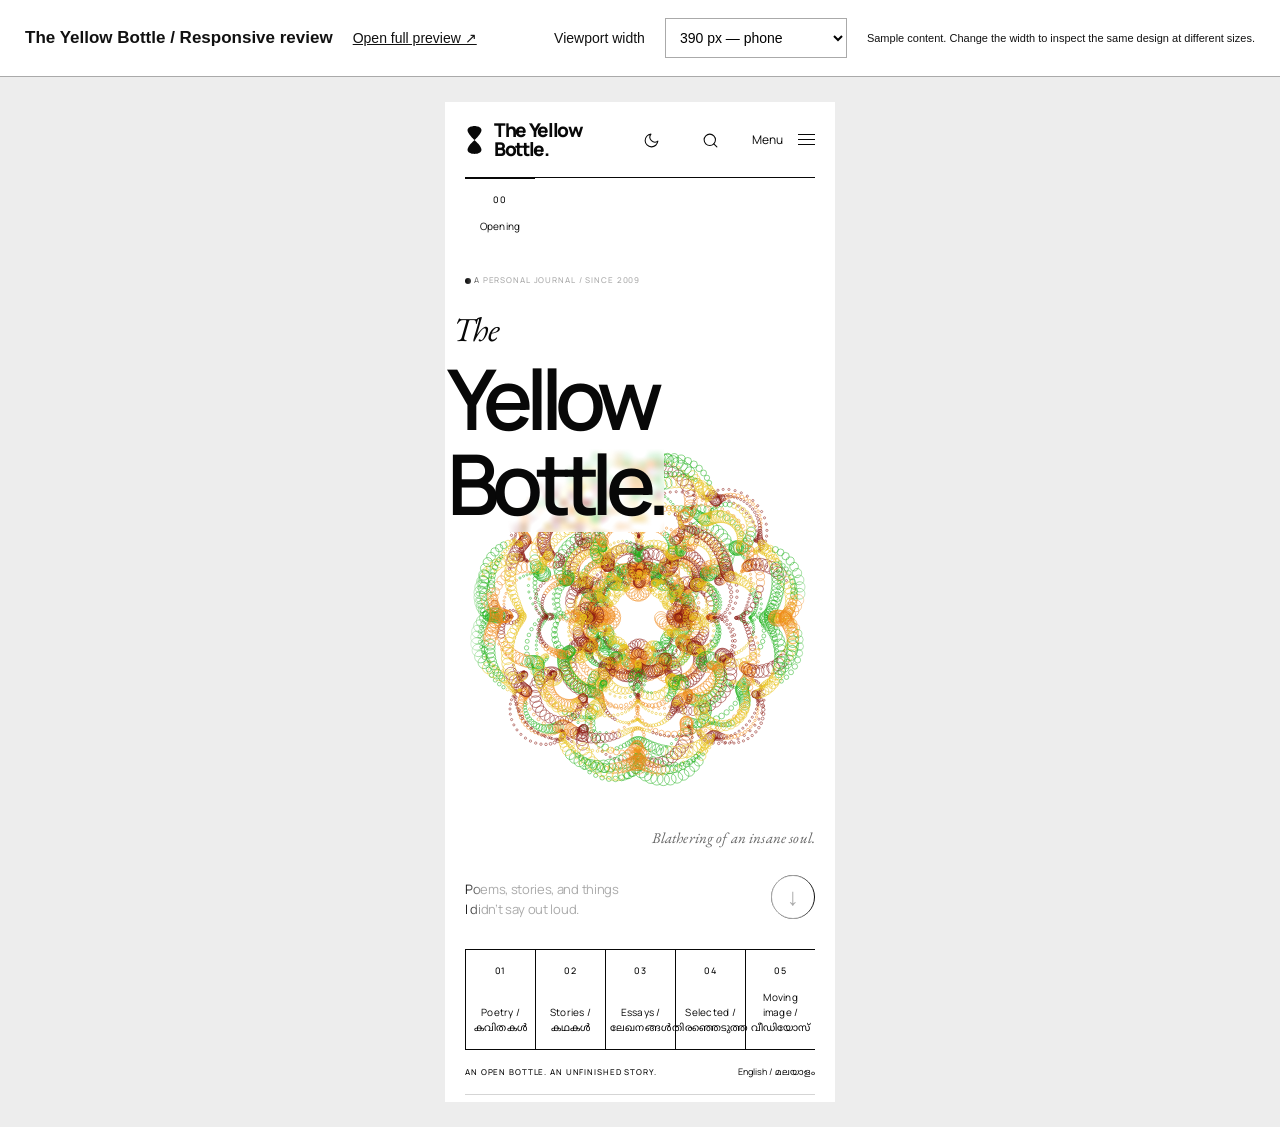
<file: docs/responsive-preview.html>
<!doctype html>
<html lang="en">
<head><meta charset="utf-8"><meta name="viewport" content="width=device-width, initial-scale=1"><title>The Yellow Bottle — responsive review</title>
<style>*{box-sizing:border-box}body{margin:0;font:14px Arial,sans-serif;background:#ededed;color:#111}header{padding:18px 25px;background:white;border-bottom:1px solid #aaa;display:flex;gap:20px;align-items:center;flex-wrap:wrap}h1{margin:0;font-size:17px}label{margin-left:auto}select{padding:10px;border:1px solid #aaa;background:white;font:inherit}main{padding:25px;overflow:auto}iframe{display:block;width:390px;height:1000px;border:0;background:white;margin:0 auto}a{color:inherit}p{font-size:11px;margin:0}</style></head>
<body><header><h1>The Yellow Bottle / Responsive review</h1><a href="../index.html">Open full preview ↗</a><label for="width">Viewport width</label><select id="width"><option value="320">320 px — small phone</option><option value="390" selected>390 px — phone</option><option value="768">768 px — tablet</option><option value="1280">1280 px — desktop</option></select><p>Sample content. Change the width to inspect the same design at different sizes.</p></header>
<main><iframe id="preview" title="Interactive design preview" src="../index.html"></iframe></main>
<script>document.getElementById('width').addEventListener('change',function(){document.getElementById('preview').style.width=this.value+'px';});</script></body>
</html>
</file>
